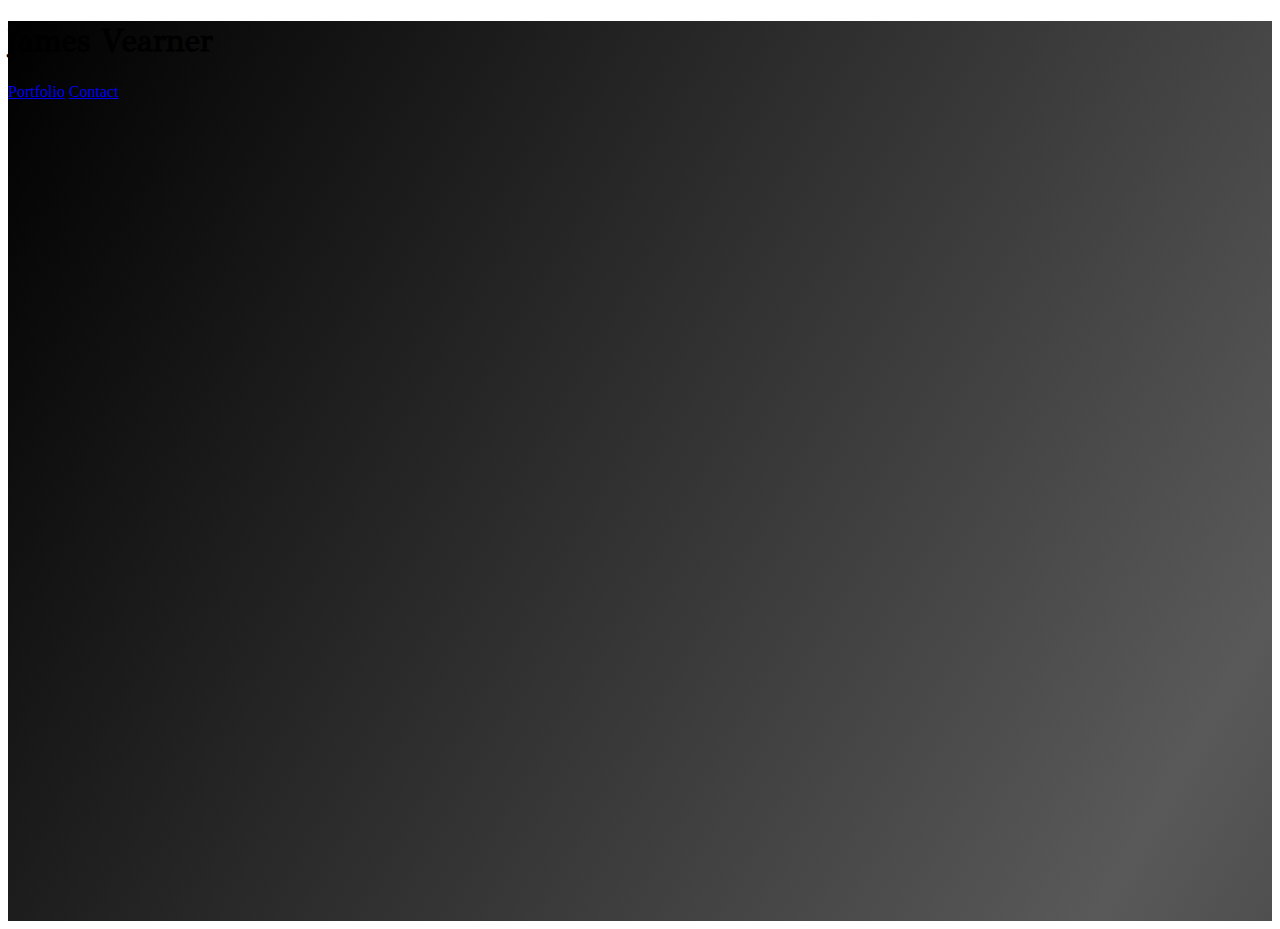
<file: index.html>
<!DOCTYPE html>
<html lang="en">

<head>
  <meta charset="UTF-8">
  <meta name="viewport" content="width=device-width, initial-scale=1.0">
  <title>james.com</title>
  <link rel="stylesheet" href="https://cdn.jsdelivr.net/npm/bootstrap@5.3.1/dist/css/bootstrap.min.css" 
    integrity="sha384-4bw+/aepP/YC94hEpVNVgiZdgIC5+VKNBQNGCHeKRQN+PtmoHDEXuppvnDJzQIu9" crossorigin="anonymous">
  <link rel="stylesheet" href="./assets/CSS/styles.css">
  <link rel="preconnect" href="https://fonts.googleapis.com">
  <link rel="preconnect" href="https://fonts.gstatic.com" crossorigin>
  <link href="https://fonts.googleapis.com/css2?family=GFS+Didot&family=Libre+Baskerville&display=swap" rel="stylesheet">
</head>

<body>
      
<!-- First Page: Intro -->

<section id="title" class="gradient-background">
    <div class="text-secondary px-4 py-5 text-center">
        <div class="text-secondary px-4 py-5 text-center">
            <div class="py-5"></div>
        </div>
        <div class="py-5">
            <h1 class="display-5 fw-bold text-white" style="font-family: 'GFS Didot', serif">James Vearner</h1>
            <div class="col-lg-6 mx-auto">
                <p class="fs-5 mb-4"></p>
                <div class="d-grid gap-2 d-sm-flex justify-content-sm-center">
                    <a class="btn btn-outline-light btn-lg px-4" href="./public/portfolio.html" role="button">Portfolio</a>
                    <a class="btn btn-success btn-lg px-4 me-sm-3 fw-bold" href="./public/contact.html" role="button">Contact</a>
                </div>
            </div>
        </div>
    </div>
</section>
<!-- Second Page: ../public/resume.html -->

<!-- Third Page: ../public/portfolio.html -->

<!-- Fourth Page: ../public/about.html -->

<!-- Fifth Page: ../public/contact.html -->

<!-- Footer? -->

<script src="https://cdn.jsdelivr.net/npm/bootstrap@5.3.1/dist/js/bootstrap.bundle.min.js" integrity="sha384-HwwvtgBNo3bZJJLYd8oVXjrBZt8cqVSpeBNS5n7C8IVInixGAoxmnlMuBnhbgrkm" crossorigin="anonymous"></script>

</body>

</html>
</file>
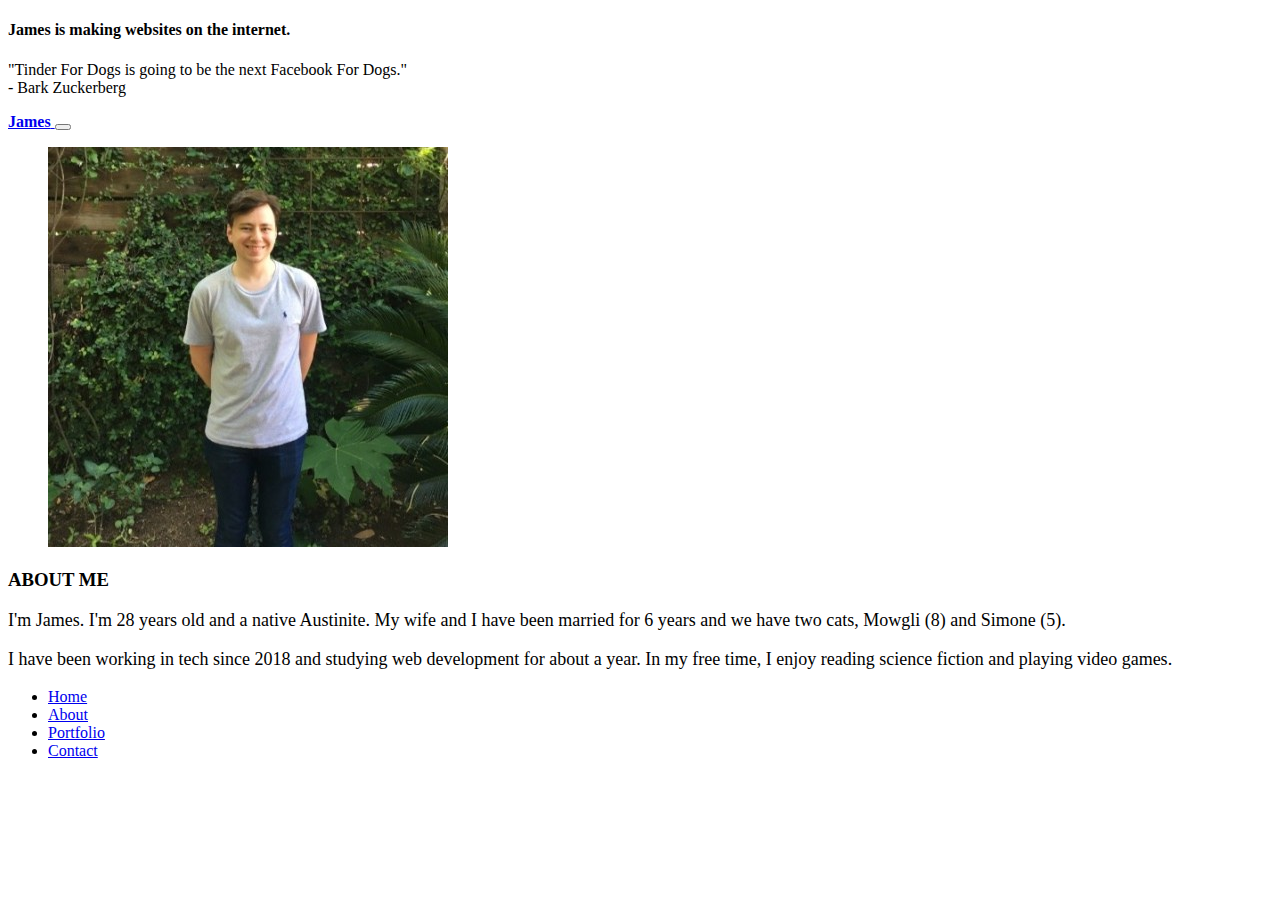
<file: public/about.html>
<!DOCTYPE html>
<html lang="en" data-bs-theme="dark">
<head>
    <meta charset="UTF-8">
    <meta name="viewport" content="width=device-width, initial-scale=1.0">
    <title>Your Page Title</title>
    <meta name="description" content="A brief description of your webpage">
    <link href="https://cdn.jsdelivr.net/npm/bootstrap@5.3.1/dist/css/bootstrap.min.css" rel="stylesheet" integrity="sha384-4bw+/aepP/YC94hEpVNVgiZdgIC5+VKNBQNGCHeKRQN+PtmoHDEXuppvnDJzQIu9" crossorigin="anonymous">

</head>
<body>

<header data-bs-theme="dark">
  <div class="text-bg-dark collapse" id="navbarHeader">
      <div class="container">
      <div class="row">
          <div class="col-sm-8 col-md-11 py-4">
          <h4>James is making websites on the internet.</h4>
          <p class="text-body-secondary" style="font-family: 'Playfair Display', serif;">"Tinder For Dogs is going to be the next Facebook For Dogs." <br> - Bark Zuckerberg</p>
          </div>
      </div>
    </div>
  </div>
  <div class="navbar navbar-dark bg-dark shadow-sm">
      <div class="container">
      <a href="../index.html" class="navbar-brand d-flex align-items-left">
          <strong>James</strong>
      </a>
      <button class="navbar-toggler collapsed" type="button" data-bs-toggle="collapse" data-bs-target="#navbarHeader" aria-controls="navbarHeader" aria-expanded="false" aria-label="Toggle navigation">
          <span class="navbar-toggler-icon"></span>
        </button>
      </div>
  </div>
</header>
  
<section id="about-section" class="pt-5 pb-5 mb-5">
  <div class="container wrapabout">
    <div class="red"></div>
    <div class="row">
      <div class="col-lg-6 mt-5 mt-lg-0"> 
        <figure class="potoaboutwrap"> <img src="../assets/images/resume_pic.jpg" alt="James Resume Photo"> </figure>
      </div>
      <div class="col-lg-6 align-items-center justify-content-left d-flex mb-5 mb-lg-0">
        <div class="blockabout">
          <div class="blockabout-inner text-center text-sm-start">
            <div class="title-big pb-3 mb-3">
              <h3 >ABOUT ME</h3>
              <p class="description-p text-muted pe-0 pe-lg-0" style="font-size: large; font-family: 'Playfair Display', serif;">I'm James. I'm 28 years old and a native Austinite. My wife and I have been married for 6 years and we have two cats, Mowgli (8) and Simone (5).</p>
              <p class="description-p text-muted pe-0 pe-lg-0" style="font-size: large; font-family: 'Playfair Display', serif;">I have been working in tech since 2018 and studying web development for about a year. In my free time, I enjoy reading science fiction and playing video games.</p>
            </div>
          </div>
        </div>
      </div>
    </div>
  </div> 
</section>

<footer class="py-3 my-4">
  <div>
    <ul class="nav justify-content-center">
      <li class="nav-item"><a href="../index.html" class="nav-link px-2 text-body-secondary">Home</a></li>
      <li class="nav-item"><a href="./about.html" class="nav-link px-2 text-body-secondary">About</a></li>
      <li class="nav-item"><a href="./portfolio.html" class="nav-link px-2 text-body-secondary">Portfolio</a></li>
      <li class="nav-item"><a href="./contact.html" class="nav-link px-2 text-body-secondary">Contact</a></li>
    </ul>
  </div>
</footer>

<script src="https://cdn.jsdelivr.net/npm/bootstrap@5.3.1/dist/js/bootstrap.bundle.min.js" integrity="sha384-HwwvtgBNo3bZJJLYd8oVXjrBZt8cqVSpeBNS5n7C8IVInixGAoxmnlMuBnhbgrkm" crossorigin="anonymous"></script>

</body>
</html>
</file>
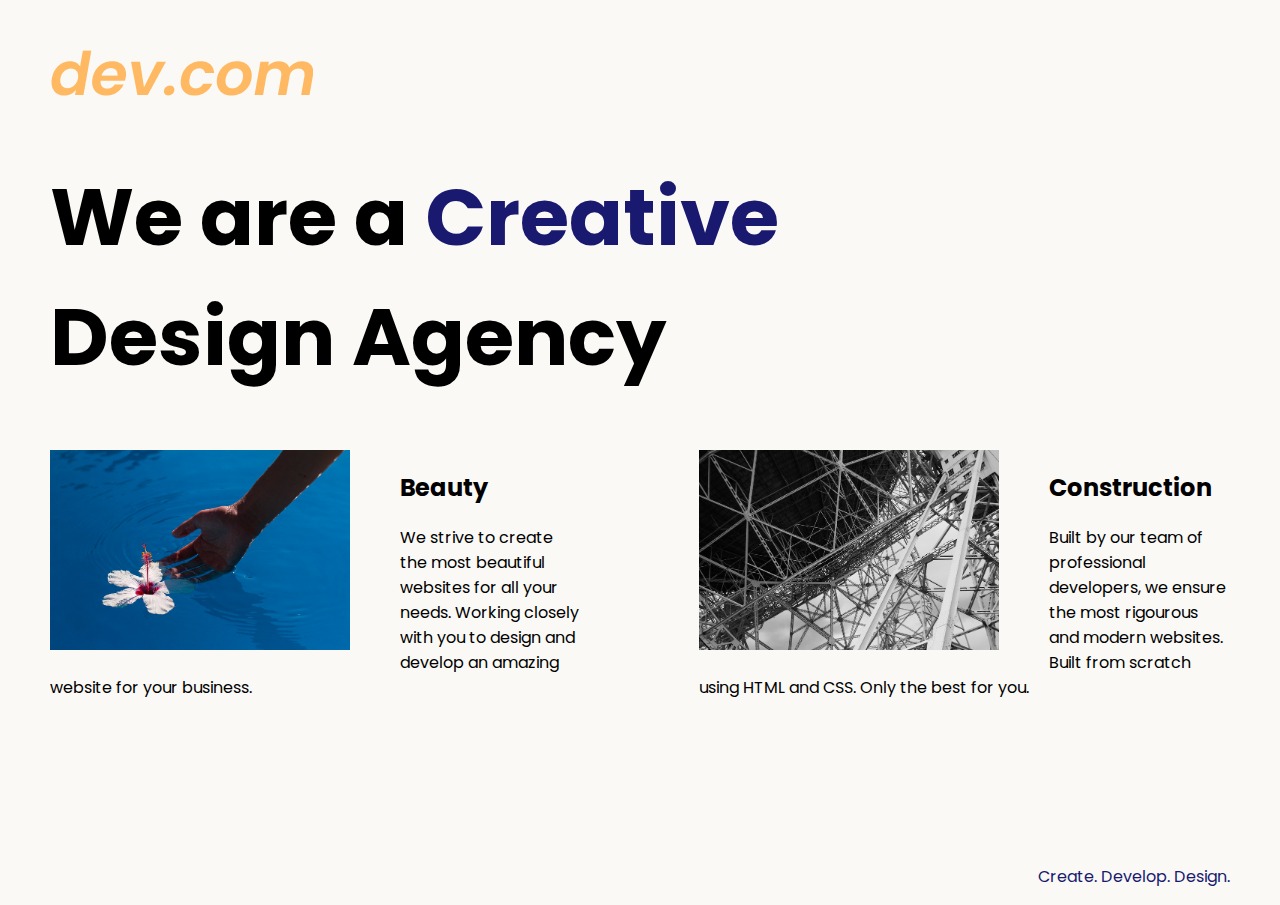
<file: public/agency_project.html>
<!DOCTYPE html>
<html lang="en">

<head>
  <meta charset="UTF-8">
  <meta name="viewport" content="width=device-width, initial-scale=1.0">
  <title>Agency</title>
  <link rel="stylesheet" href="../assets/CSS/agency_project.css">
  <link rel="preconnect" href="https://fonts.googleapis.com">
  <link rel="preconnect" href="https://fonts.gstatic.com" crossorigin>
  <link href="https://fonts.googleapis.com/css2?family=Poppins:wght@400;700&display=swap" rel="stylesheet">
</head>

<body>
    <div class="main">
        <img class="logo" src="../assets/images/logo.png" alt="Company Logo">
        <h1>We are a <span class="creative"> Creative</span> <br \> Design Agency</h1>
        <div class="left card"><img class="title-image" src="../assets/images/beautiful.jpg" alt="Hand and flower in water.">
            <h2 class="card-title">Beauty</h2>
            <p class="card-text">We strive to create the most beautiful websites for all your needs. Working closely with you to design and develop an amazing website for your business.</p>
        </div>

        <div class="right card"><img class="title-image" src="../assets/images/construction.jpg">
            <h2 class="card-title">Construction</h2>
            <p>Built by our team of professional developers, we ensure the most rigourous and modern websites. Built from
                scratch using HTML and CSS. Only the best for you.</p>
        </div>

    </div>
    <footer>
        <p>Create. Develop. Design.</p>
    </footer>
</body>

</html>
</file>
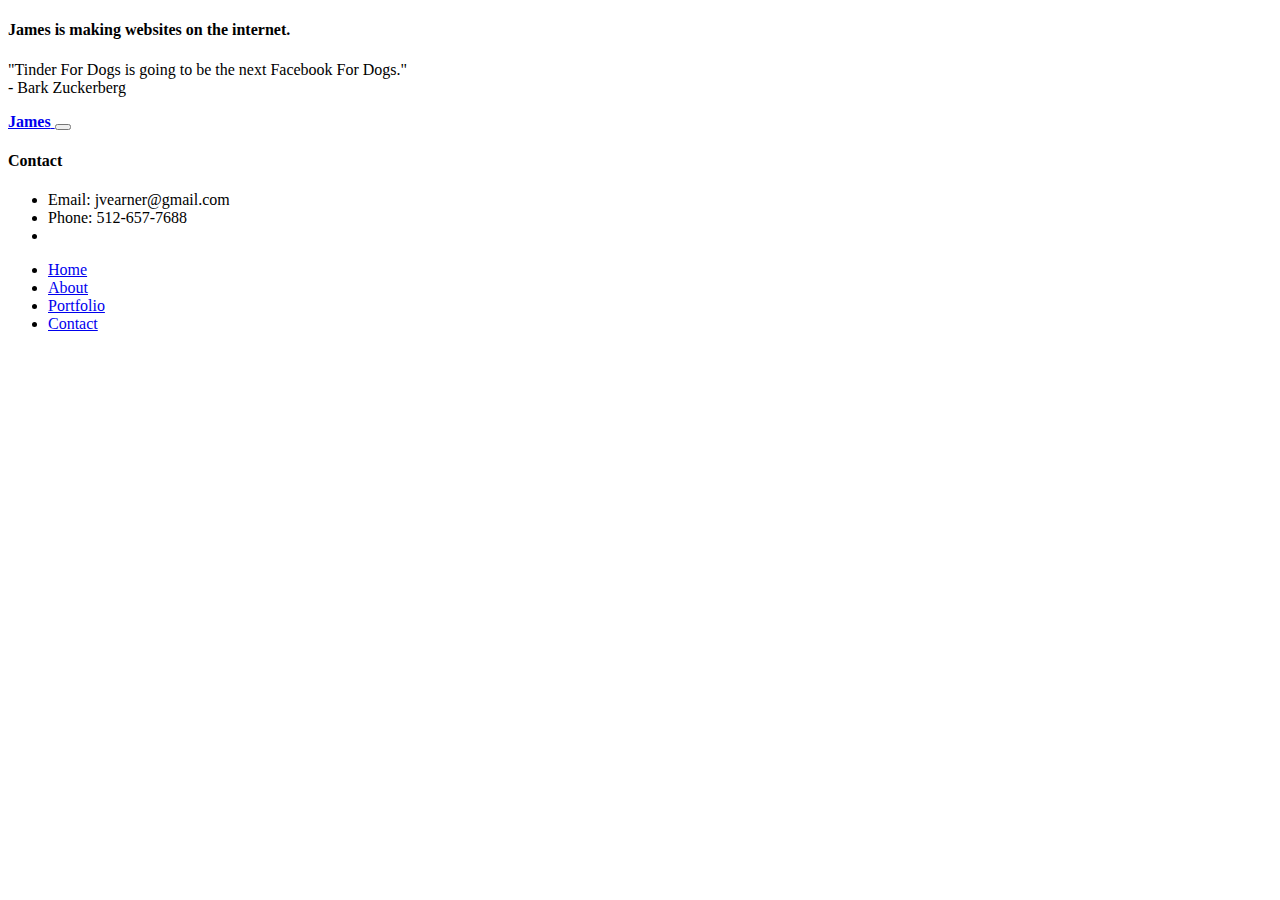
<file: public/contact.html>
<!DOCTYPE html>
<html lang="en" data-bs-theme="dark">
<head>
    <meta charset="UTF-8">
    <meta name="viewport" content="width=device-width, initial-scale=1.0">
    <title>Your Page Title</title>
    <meta name="description" content="A brief description of your webpage">
    <link href="https://cdn.jsdelivr.net/npm/bootstrap@5.3.1/dist/css/bootstrap.min.css" rel="stylesheet" integrity="sha384-4bw+/aepP/YC94hEpVNVgiZdgIC5+VKNBQNGCHeKRQN+PtmoHDEXuppvnDJzQIu9" crossorigin="anonymous">

</head>

<body>

<header data-bs-theme="dark">
  <div class="text-bg-dark collapse" id="navbarHeader">
      <div class="container">
      <div class="row">
          <div class="col-sm-8 col-md-11 py-4">
          <h4>James is making websites on the internet.</h4>
          <p class="text-body-secondary" style="font-family: 'Playfair Display', serif;">"Tinder For Dogs is going to be the next Facebook For Dogs." <br> - Bark Zuckerberg</p>
          </div>
      </div>
    </div>
  </div>
  <div class="navbar navbar-dark bg-dark shadow-sm">
      <div class="container">
      <a href="../index.html" class="navbar-brand d-flex align-items-left">
          <strong>James</strong>
      </a>
      <button class="navbar-toggler collapsed" type="button" data-bs-toggle="collapse" data-bs-target="#navbarHeader" aria-controls="navbarHeader" aria-expanded="false" aria-label="Toggle navigation">
          <span class="navbar-toggler-icon"></span>
        </button>
      </div>
  </div>
</header>
  
<div class="col-sm-4 offset-md-1 py-4">
  <h4>Contact</h4>
  <ul class="list-unstyled">
      <li>Email: jvearner@gmail.com</li>
      <li>Phone: 512-657-7688</li>
      <li><a href="https://www.linkedin.com/in/james-vearner-96933013a/" style="color: white;">Connect On LinkedIn</a></li>
  </ul>
</div>

<div class="col-sm-4 offset-md-1 py-4"></div>
<div class="col-sm-4 offset-md-1 py-4"></div>
<div class="col-sm-4 offset-md-1 py-4"></div>
<div class="col-sm-4 offset-md-1 py-4"></div>
<div class="col-sm-4 offset-md-1 py-4"></div>
<div class="col-sm-4 offset-md-1 py-4"></div>
<div class="col-sm-4 offset-md-1 py-4"></div>
<div class="col-sm-4 offset-md-1 py-4"></div>

<div class="container">
  <footer class="py-3 my-4">
    <ul class="nav justify-content-center">
      <li class="nav-item"><a href="../index.html" class="nav-link px-2 text-body-secondary">Home</a></li>
      <li class="nav-item"><a href="./about.html" class="nav-link px-2 text-body-secondary">About</a></li>
      <li class="nav-item"><a href="./portfolio.html" class="nav-link px-2 text-body-secondary">Portfolio</a></li>
      <li class="nav-item"><a href="./contact.html" class="nav-link px-2 text-body-secondary">Contact</a></li>
    </ul>
  </footer>
</div>

<script src="https://cdn.jsdelivr.net/npm/bootstrap@5.3.1/dist/js/bootstrap.bundle.min.js" integrity="sha384-HwwvtgBNo3bZJJLYd8oVXjrBZt8cqVSpeBNS5n7C8IVInixGAoxmnlMuBnhbgrkm" crossorigin="anonymous"></script>

</body>
</html>
</file>
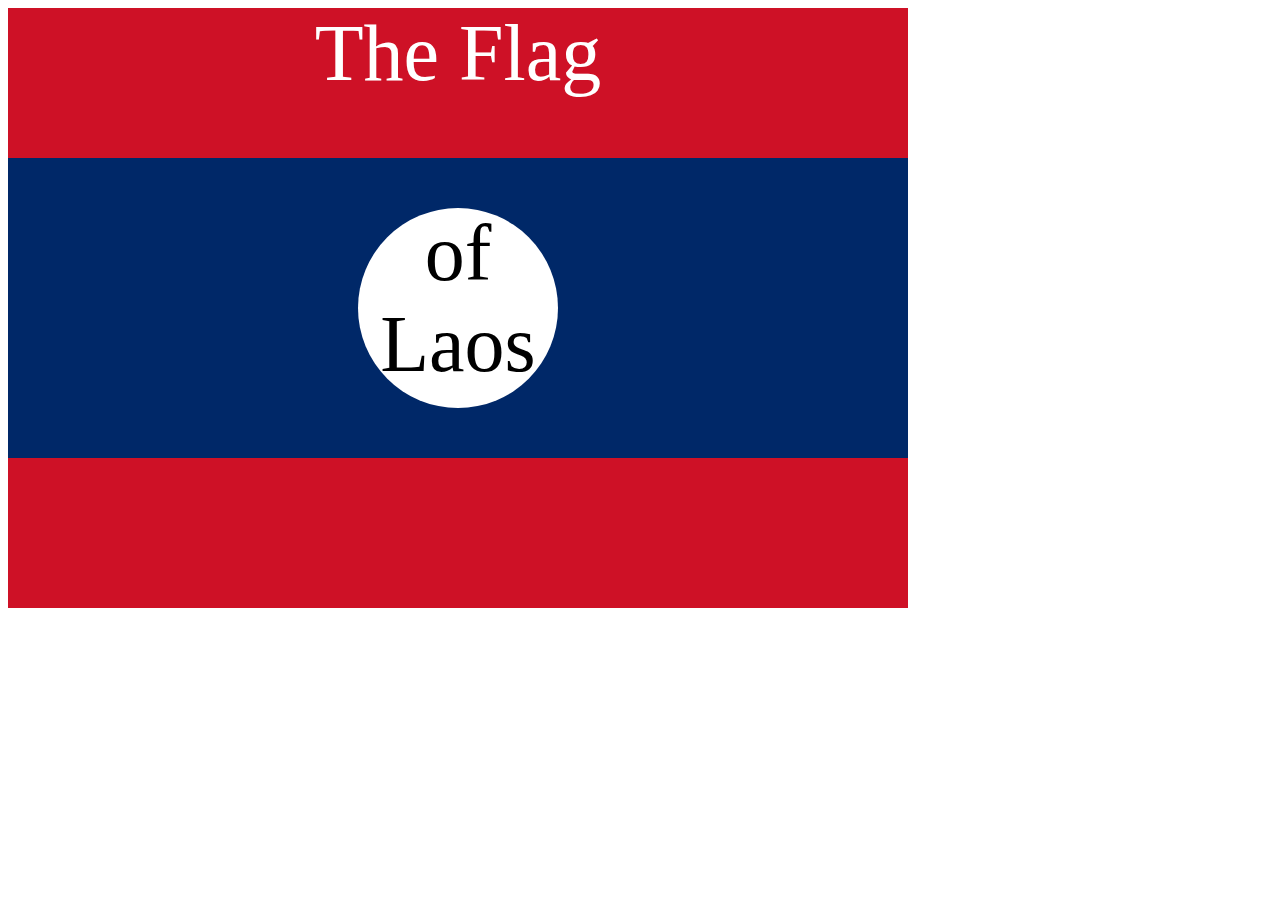
<file: public/flag_of_laos.html>
<!DOCTYPE html>
<html lang="en">

<head>
  <meta charset="UTF-8">
  <title>CSS Flag Project</title>
  <style>
    /* red rectangle  */
    .flag {
      width: 900px;
      height: 600px;
      background: #CE1126;
      position: relative;
    }
    /* blue rectangle */
    .flag > div {
      width: 100%;
      height: 300px;
      background-color: #002868;
      position: absolute;
      top: 150px;
    }
    /* white circle  */
    .flag > div > div {
      width: 200px;
      height: 200px;
      border-radius: 50%;
      background-color: white;
      position: absolute;
      top: 50px;
      left: 350px;
    }
    p {
      margin: 0;
      font-size: 5rem;
      text-align: center;
      color: white;
    }
    .flag > div > div > p {
      color: black;
    }

  </style>
</head>
    
<body>
    <div class="flag">
      <p>The Flag</p>
      <div>
        <div>
            <p>of Laos</p>
        </div>
      </div>
    </div>
</body>

</html>
</file>
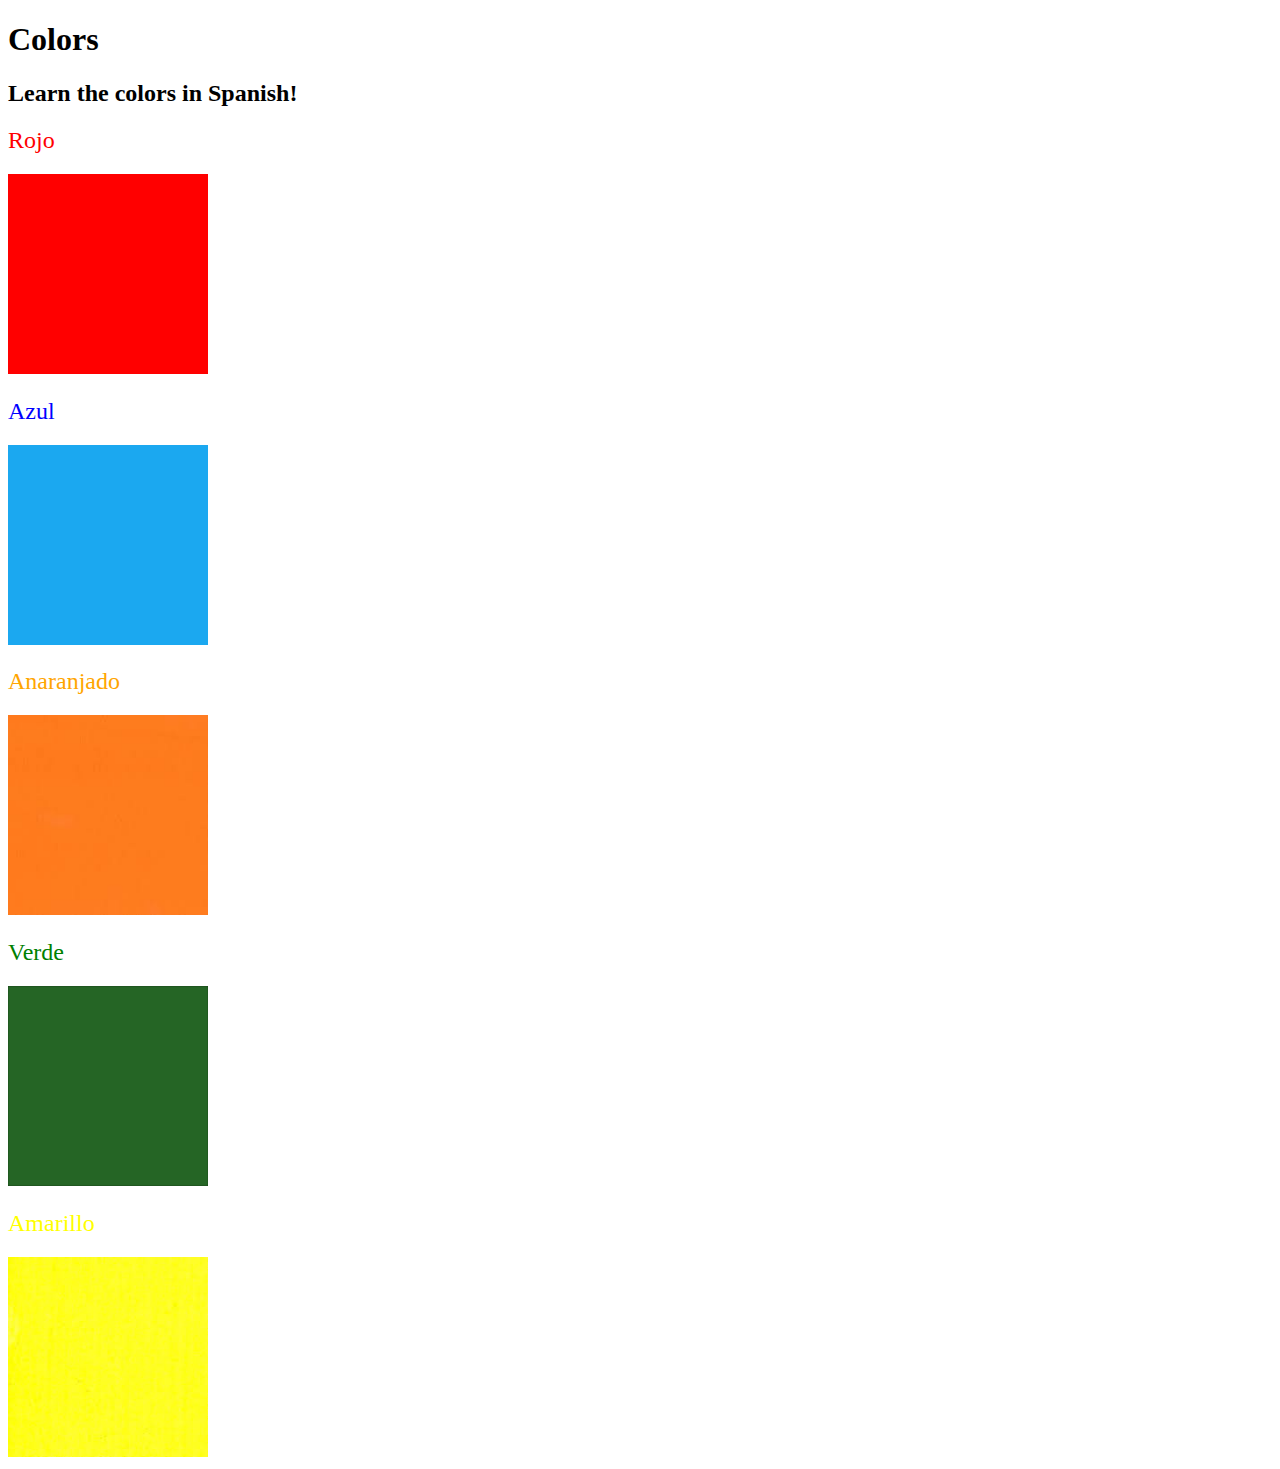
<file: public/learn_colors.html>
<!DOCTYPE html>
<html lang="en">

<head>
  <meta charset="UTF-8">
  <title>Spanish Vocabulary</title>
  <link rel="stylesheet" href="../assets/CSS/learn_colors.css" />
</head>

<body>
  <h1>Colors</h1>
  <h2>Learn the colors in Spanish!</h2>
  <h2 class="color-title" id="red">Rojo</h2>
  <img class="color" src="../assets/images/red.png" alt="red" />

  <h2 class="color-title" id="blue">Azul</h2>
  <img src="../assets/images/blue.png" alt="blue" />

  <h2 class="color-title" id="orange">Anaranjado</h2>
  <img src="../assets/images/orange.png" alt="orange" />

  <h2 class="color-title" id="green">Verde</h2>
  <img src="../assets/images/green.png" alt="green" />

  <h2 class="color-title" id="yellow">Amarillo</h2>
  <img src="../assets/images/yellow.png" alt="yellow" />
</body>

</html>
</file>
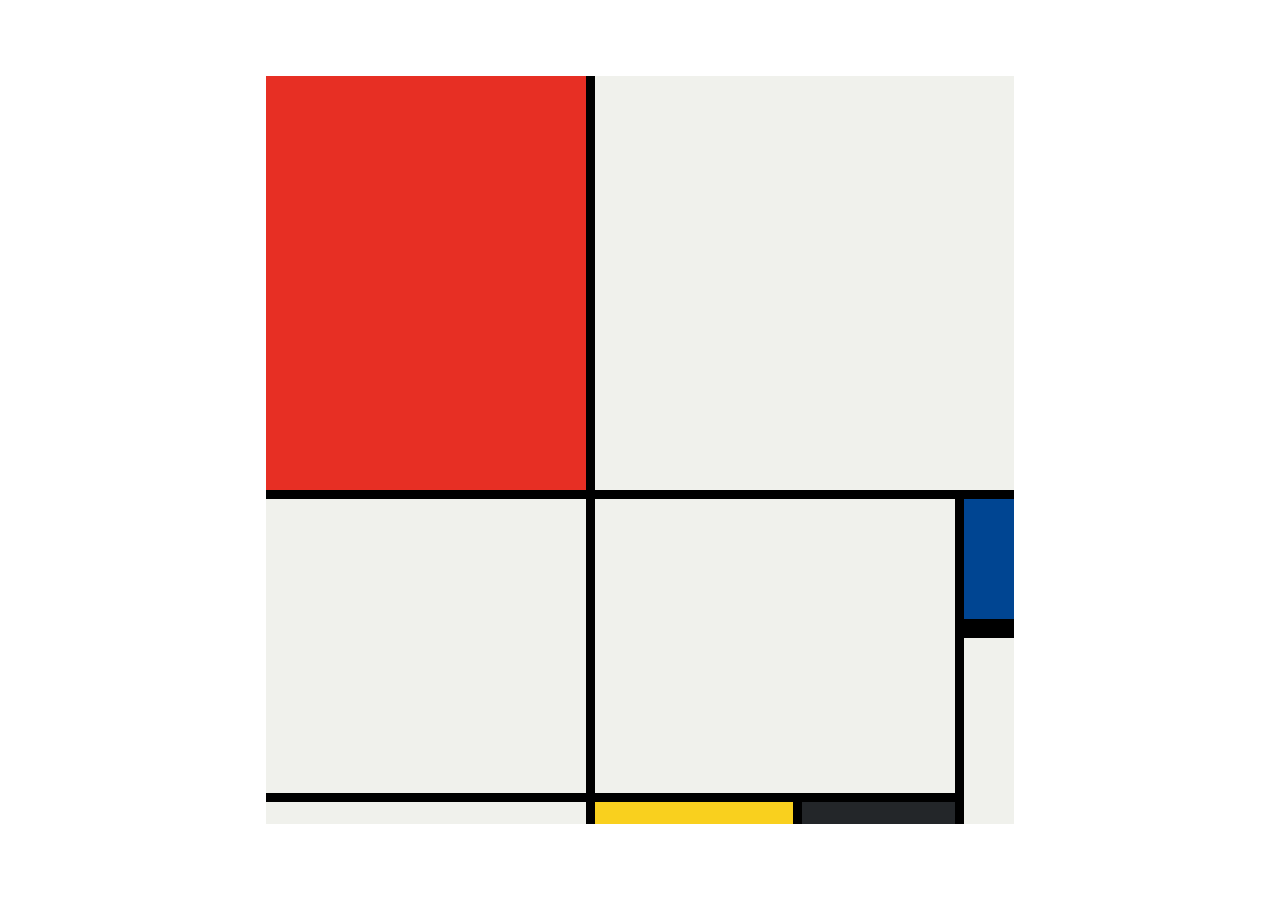
<file: public/mondrian_grid.html>
<!DOCTYPE html>
<html lang="en">

<head>
  <meta charset="UTF-8">
  <meta name="viewport" content="width=device-width, initial-scale=1.0">
  <title>Mondrian Project</title>
  <style>

    body {
      display: flex;
      justify-content: center;
      align-items: center;
      height: 100vh;
      margin: 0;
      padding: 0;
    }

    .container {
      height: 748px;
      width: 748px;
      display: grid;
      background-color: #000;
      grid-template-columns: 320px 198px 153px 50px;
      grid-template-rows: 414px 130px 155px 22px;
      gap: 9px;
    }

    .item {
      background-color: #F0F1EC;
    }

    .red {
      background-color: #E72F24;
    }

    .white1 {
      grid-column: span 3;
    }

    .white2 {
      grid-row: span 2;
    }

    .white3 {
      grid-area: 2 / 2 / 4 /4
    }

    .blue {
      background-color: #004592;
      border-bottom: 10px solid #000;
    }

    .white4 {
      grid-row: span 2;
    }

    .yellow {
      background-color: #F9D01E;
    }

    .black {
      background-color: #232629;
    }
  
    img {
      padding: 20px;
    }
  </style>
</head>

<body>
  <div class="container">
    <div class="item red"></div>
    <div class="item white1"></div>
    <div class="item white2"></div>
    <div class="item white3"></div>
    <div class="item blue"></div>
    <div class="item white4"></div>
    <div class="item"></div>
    <div class="item yellow"></div>
    <div class="item black"></div>
  </div>
</body>

</html>
</file>
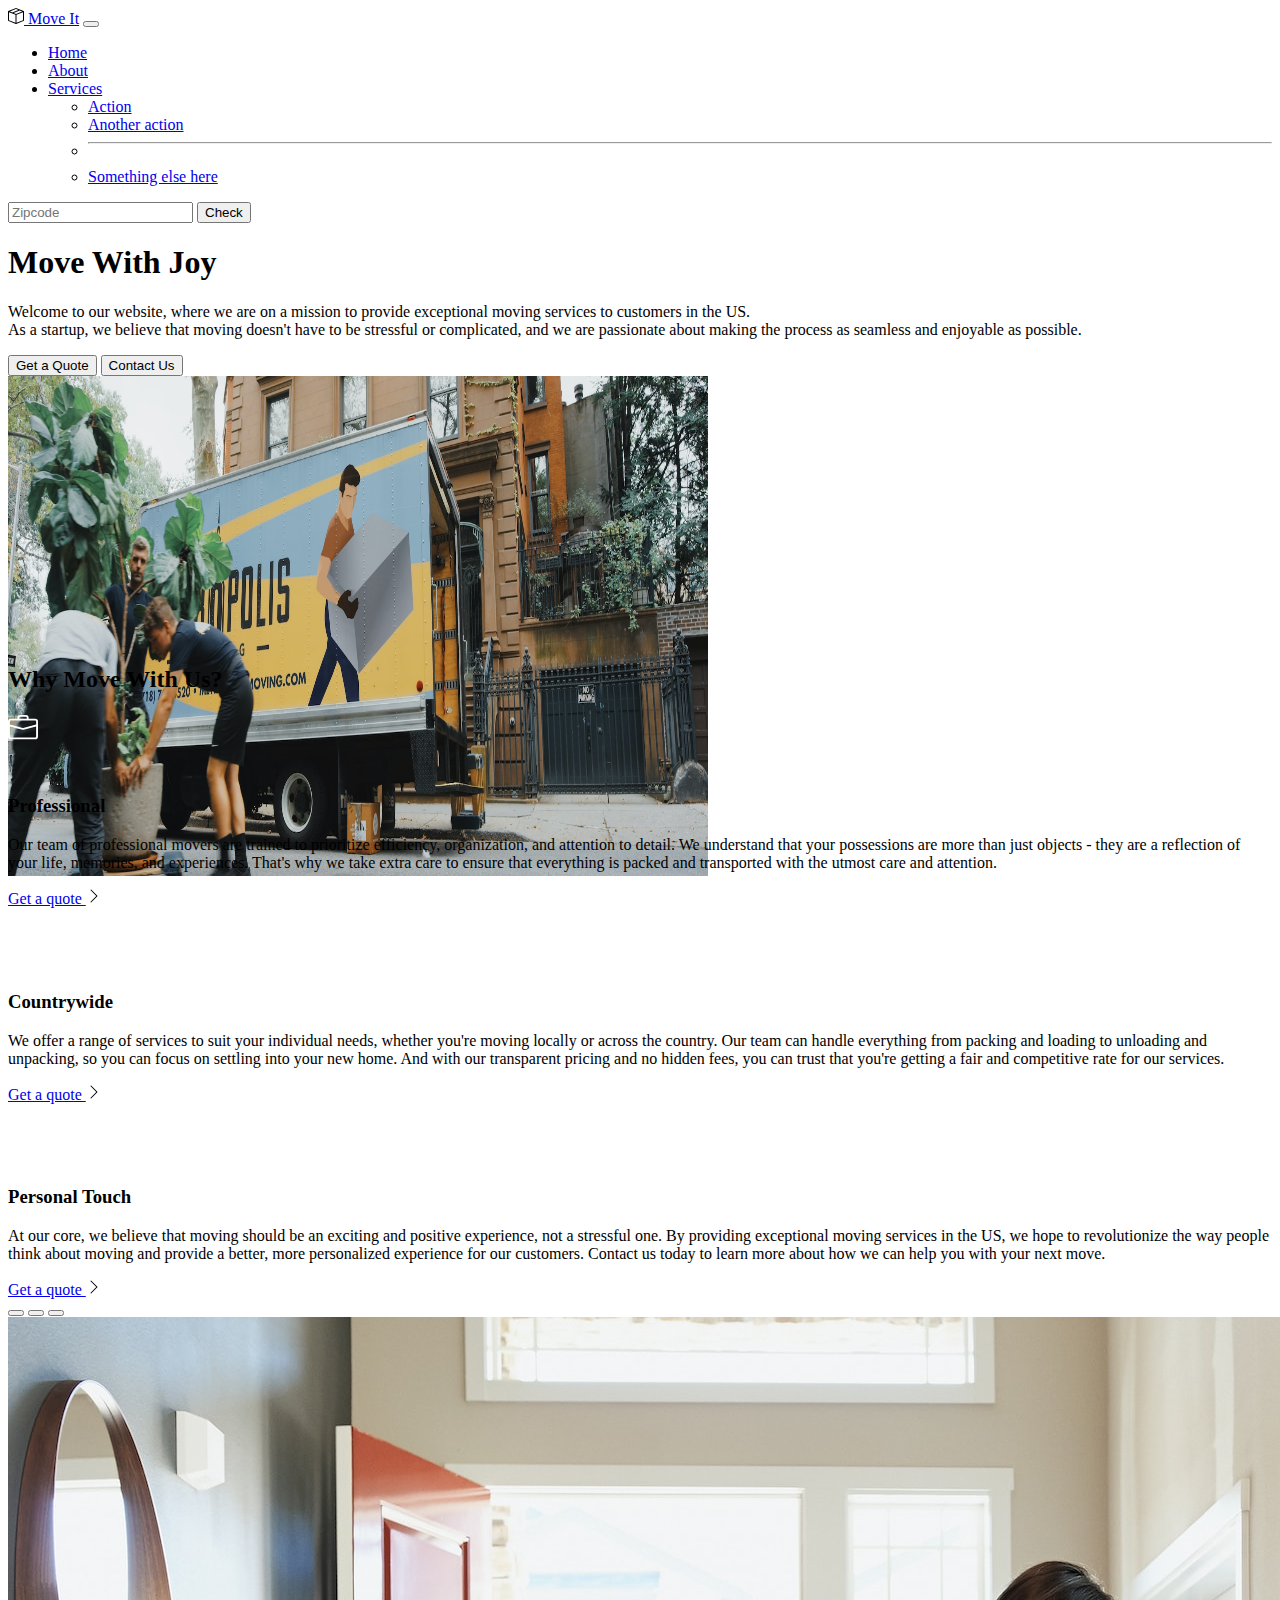
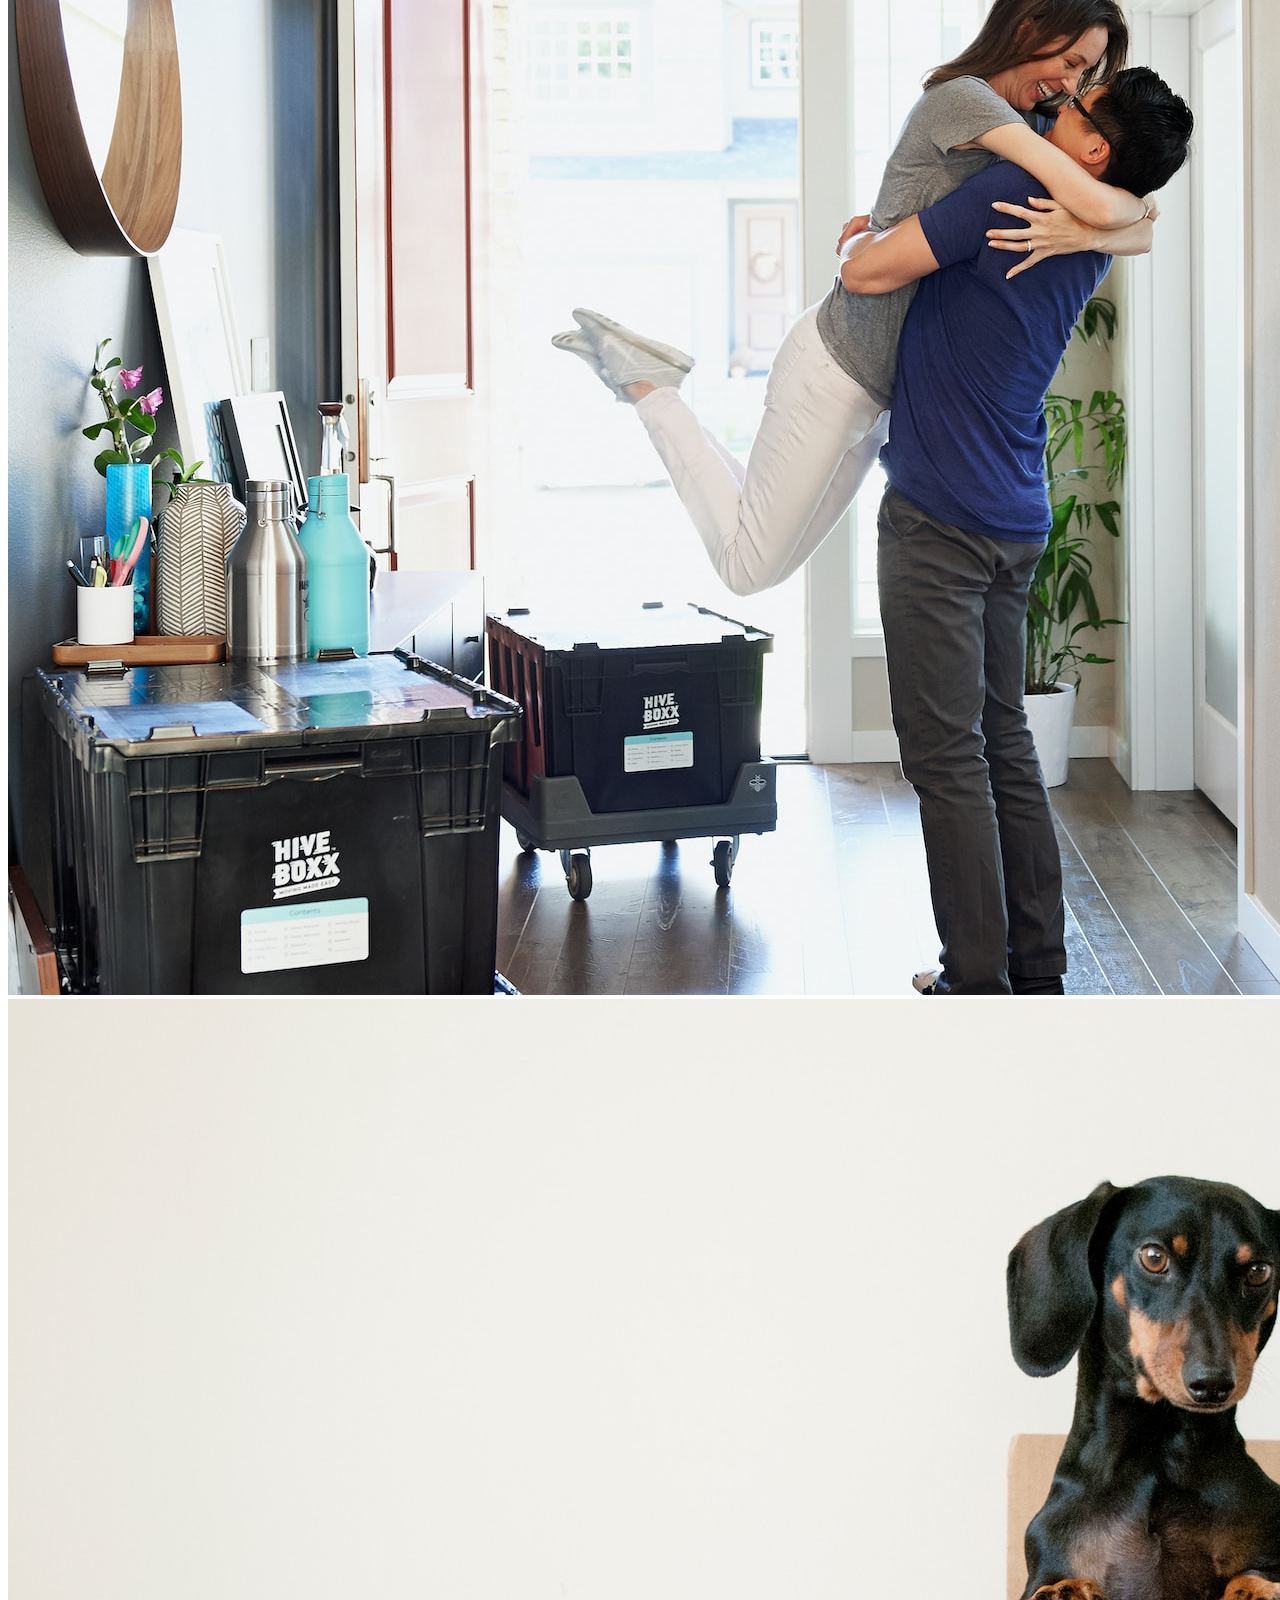
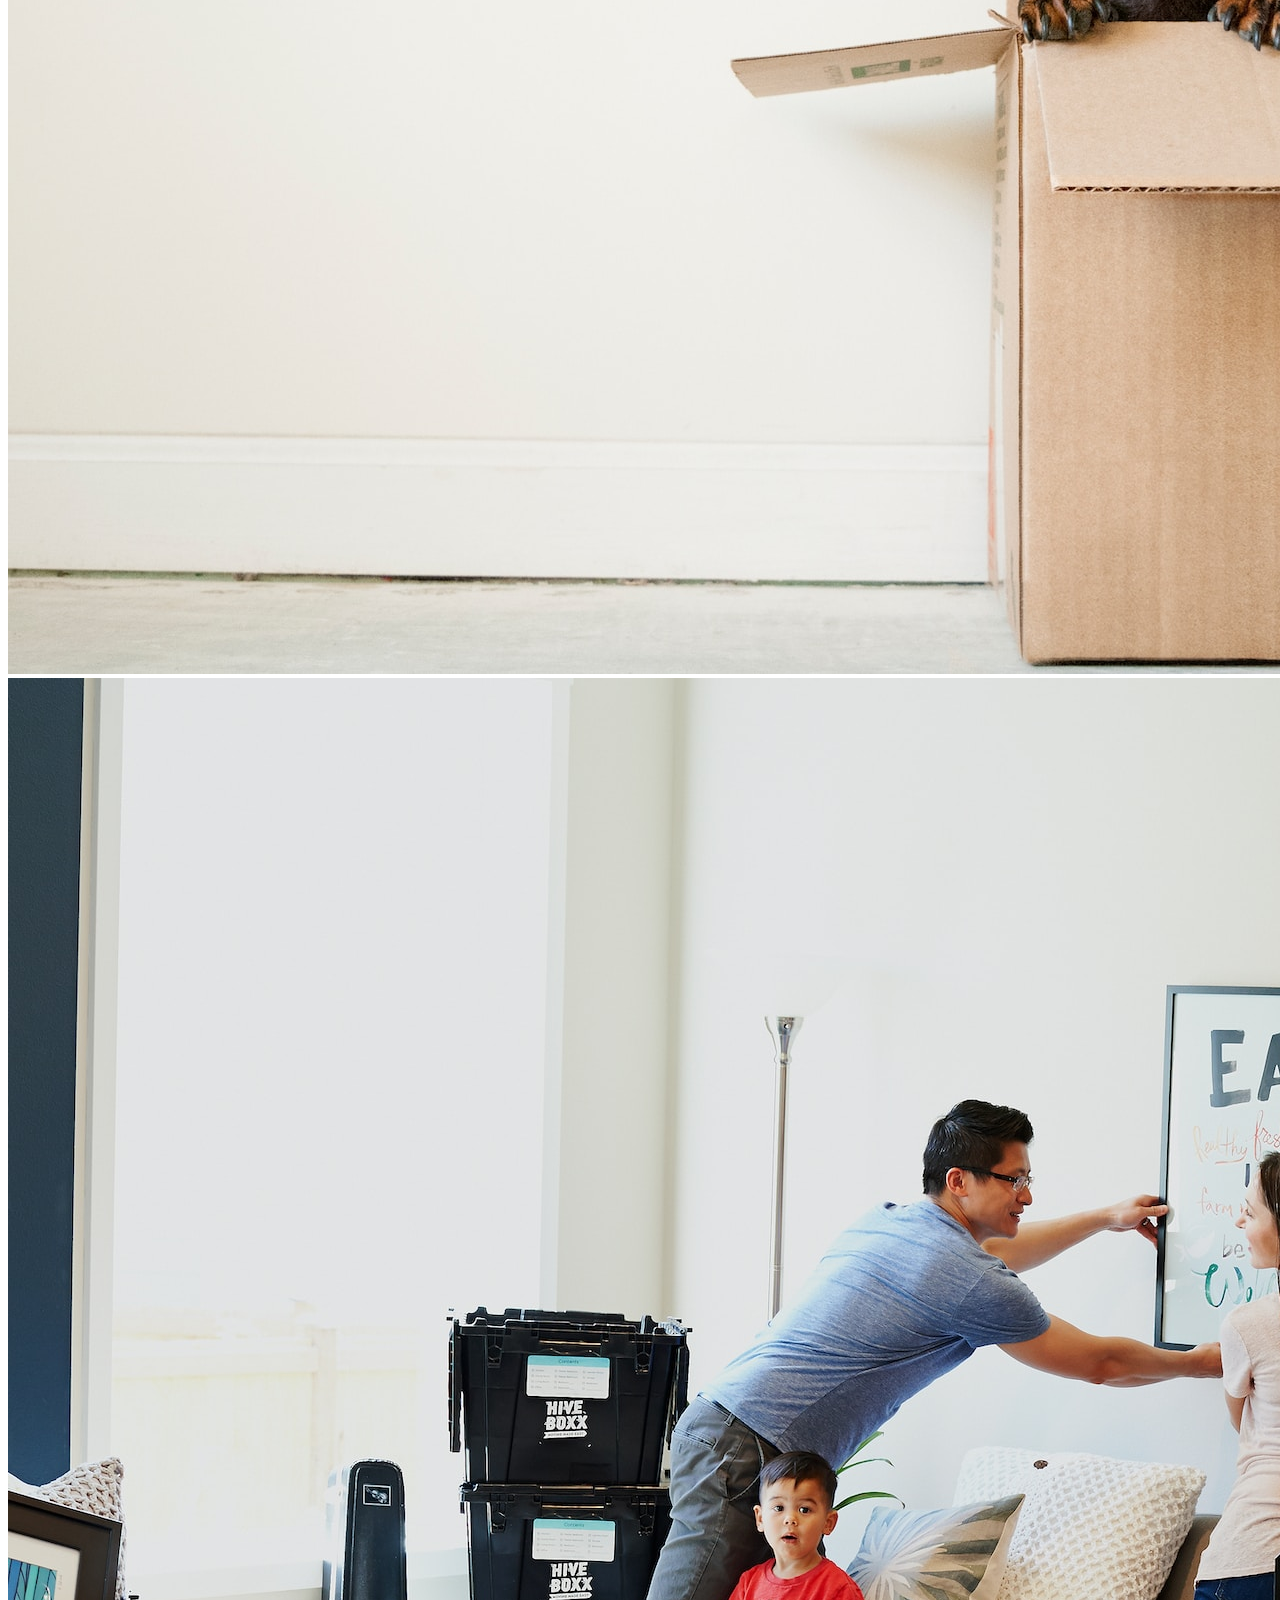
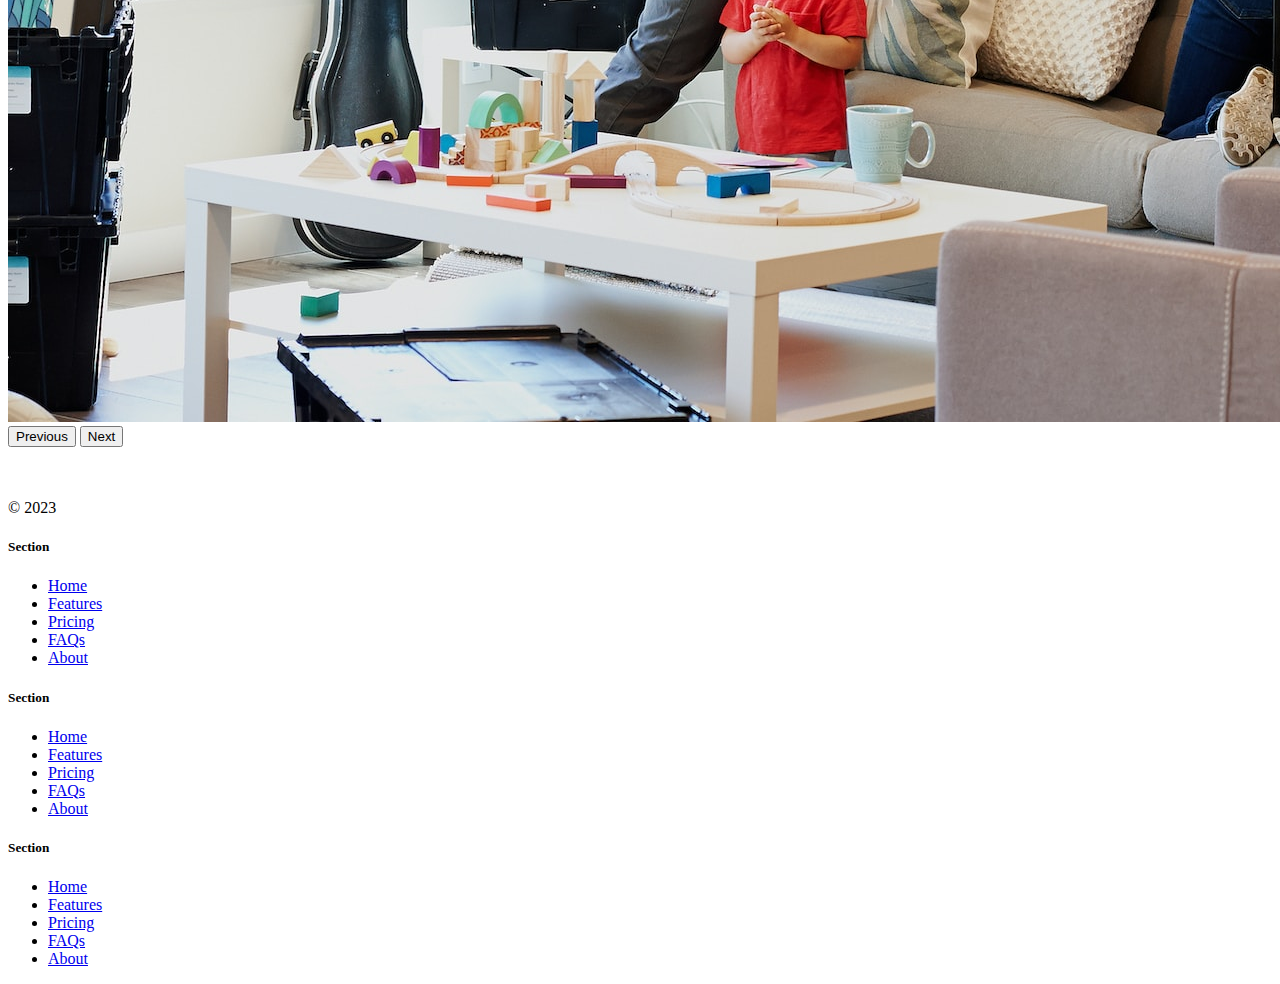
<file: public/moveit_site.html>
<!DOCTYPE html>
<html lang="en" data-bs-theme="auto">

<head>
    <meta charset="UTF-8">
    <meta name="viewport" content="width=device-width, initial-scale=1.0">
    <title>Bootstrap Components</title>
    <link href="https://cdn.jsdelivr.net/npm/bootstrap@5.3.0-alpha2/dist/css/bootstrap.min.css" rel="stylesheet"
    integrity="sha384-aFq/bzH65dt+w6FI2ooMVUpc+21e0SRygnTpmBvdBgSdnuTN7QbdgL+OapgHtvPp" crossorigin="anonymous">
    <style>

    .feature-icon {
        width: 4rem;
        height: 4rem;
        border-radius: 0.75rem;
    }

    </style>
</head>

<body>

    <nav class="navbar navbar-expand-lg bg-body-tertiary">
        <div class="container-fluid">
          <a class="navbar-brand" href="#"><img src="../assets/SVG/box-seam.svg" alt="MoveIt Brand Icon"> Move It</a>
          <button class="navbar-toggler" type="button" data-bs-toggle="collapse" data-bs-target="#navbarSupportedContent" aria-controls="navbarSupportedContent" aria-expanded="false" aria-label="Toggle navigation">
            <span class="navbar-toggler-icon"></span>
          </button>
          <div class="collapse navbar-collapse" id="navbarSupportedContent">
            <ul class="navbar-nav me-auto mb-2 mb-lg-0">
              <li class="nav-item">
                <a class="nav-link active" aria-current="page" href="#">Home</a>
              </li>
              <li class="nav-item">
                <a class="nav-link" href="#">About</a>
              </li>
              <li class="nav-item dropdown">
                <a class="nav-link dropdown-toggle" href="#" role="button" data-bs-toggle="dropdown" aria-expanded="false">
                  Services
                </a>
                <ul class="dropdown-menu">
                  <li><a class="dropdown-item" href="#">Action</a></li>
                  <li><a class="dropdown-item" href="#">Another action</a></li>
                  <li><hr class="dropdown-divider"></li>
                  <li><a class="dropdown-item" href="#">Something else here</a></li>
                </ul>
              </li>
            </ul>
            <form class="d-flex" role="search">
              <input class="form-control me-2" type="search" placeholder="Zipcode" aria-label="Search">
              <button class="btn btn-outline-success" type="submit">Check</button>
            </form>
          </div>
        </div>
    </nav>

    <div class="px-4 pt-5 my-5 text-center border-bottom">
        <h1 class="display-4 fw-bold text-body-emphasis">Move With Joy</h1>
        <div class="col-lg-6 mx-auto">
            <p class="lead mb-4">Welcome to our website, where we are on a mission to provide exceptional moving services to customers in the US. <br /> As a startup, we believe that moving doesn't have to be stressful or complicated, and we are passionate about making the process as seamless and enjoyable as possible.</p>
          <div class="d-grid gap-2 d-sm-flex justify-content-sm-center mb-5">
            <button type="button" class="btn btn-primary btn-lg px-4 me-sm-3">Get a Quote</button>
            <button type="button" class="btn btn-outline-secondary btn-lg px-4">Contact Us</button>
          </div>
        </div>
        <div class="overflow-hidden" style="max-height: 30vh;">
          <div class="container px-5">
            <img src="../assets/images/moving_van.jpg" class="img-fluid border rounded-3 shadow-lg mb-4" alt="Moving van" width="700" height="500" loading="lazy">
          </div>
        </div>
    </div>

    <div class="container px-4 py-5" id="featured-3">
        <h2 class="pb-2 border-bottom">Why Move With Us?</h2>
        <div class="row g-4 py-5 row-cols-1 row-cols-lg-3">
          <div class="feature col">
            <div class="feature-icon d-inline-flex align-items-center justify-content-center text-bg-primary bg-gradient fs-2 mb-3">
              <img src="../assets/SVG/briefcase.svg" alt="Briefcase" height="30">
            </div>
            <h3 class="fs-2 text-body-emphasis">Professional</h3>
            <p>Our team of professional movers are trained to prioritize efficiency, organization, and attention to detail. We understand that your possessions are more than just objects - they are a reflection of your life, memories, and experiences. That's why we take extra care to ensure that everything is packed and transported with the utmost care and attention.</p>
            <a href="#" class="icon-link">
              Get a quote
              <img src="../assets/SVG/chevron-right.svg" alt="Right chevron">
            </a>
          </div>
          <div class="feature col">
            <div class="feature-icon d-inline-flex align-items-center justify-content-center text-bg-primary bg-gradient fs-2 mb-3">
              <img src="../assets/SVG/bus-front.svg" alt="Bus front" height="30">
            </div>
            <h3 class="fs-2 text-body-emphasis">Countrywide</h3>
            <p>We offer a range of services to suit your individual needs, whether you're moving locally or across the country. Our team can handle everything from packing and loading to unloading and unpacking, so you can focus on settling into your new home. And with our transparent pricing and no hidden fees, you can trust that you're getting a fair and competitive rate for our services.</p>
            <a href="#" class="icon-link">
              Get a quote
              <img src="../assets/SVG/chevron-right.svg" alt="Right chevron">
            </a>
          </div>
          <div class="feature col">
            <div class="feature-icon d-inline-flex align-items-center justify-content-center text-bg-primary bg-gradient fs-2 mb-3">
              <img src="../assets/SVG/chat-square-heart.svg" alt="Chat bubble with a heart" height="30">
            </div>
            <h3 class="fs-2 text-body-emphasis">Personal Touch</h3>
            <p>At our core, we believe that moving should be an exciting and positive experience, not a stressful one. By providing exceptional moving services in the US, we hope to revolutionize the way people think about moving and provide a better, more personalized experience for our customers. Contact us today to learn more about how we can help you with your next move.</p>
            <a href="#" class="icon-link">
              Get a quote
              <img src="../assets/SVG/chevron-right.svg" alt="Right chevron">
            </a>
          </div>
        </div>
    </div>

    <div class="container">
        <div id="carouselExampleIndicators" class="carousel slide">
          <div class="carousel-indicators">
            <button type="button" data-bs-target="#carouselExampleIndicators" data-bs-slide-to="0" class="active" aria-current="true" aria-label="Slide 1"></button>
            <button type="button" data-bs-target="#carouselExampleIndicators" data-bs-slide-to="1" aria-label="Slide 2"></button>
            <button type="button" data-bs-target="#carouselExampleIndicators" data-bs-slide-to="2" aria-label="Slide 3"></button>
          </div>
          <div class="carousel-inner">
            <div class="carousel-item active">
              <img src="../assets/images/couple.jpg" class="d-block w-100" alt="Couple">
            </div>
            <div class="carousel-item">
              <img src="../assets/images/dog.jpg" class="d-block w-100" alt="Dog">
            </div>
            <div class="carousel-item">
              <img src="../assets/images/family.jpg" class="d-block w-100" alt="Family">
            </div>
          </div>
          <button class="carousel-control-prev" type="button" data-bs-target="#carouselExampleIndicators" data-bs-slide="prev">
            <span class="carousel-control-prev-icon" aria-hidden="true"></span>
            <span class="visually-hidden">Previous</span>
          </button>
          <button class="carousel-control-next" type="button" data-bs-target="#carouselExampleIndicators" data-bs-slide="next">
            <span class="carousel-control-next-icon" aria-hidden="true"></span>
            <span class="visually-hidden">Next</span>
          </button>
        </div>
    </div>
    
    <div class="container">
        <footer class="row row-cols-1 row-cols-sm-2 row-cols-md-5 py-5 my-5 border-top">
          <div class="col mb-3">
            <a href="/" class="d-flex align-items-center mb-3 link-body-emphasis text-decoration-none">
              <svg class="bi me-2" width="40" height="32"><use xlink:href="#bootstrap"></use></svg>
            </a>
            <p class="text-body-secondary">© 2023</p>
          </div>
      
          <div class="col mb-3">
      
          </div>
      
          <div class="col mb-3">
            <h5>Section</h5>
            <ul class="nav flex-column">
              <li class="nav-item mb-2"><a href="#" class="nav-link p-0 text-body-secondary">Home</a></li>
              <li class="nav-item mb-2"><a href="#" class="nav-link p-0 text-body-secondary">Features</a></li>
              <li class="nav-item mb-2"><a href="#" class="nav-link p-0 text-body-secondary">Pricing</a></li>
              <li class="nav-item mb-2"><a href="#" class="nav-link p-0 text-body-secondary">FAQs</a></li>
              <li class="nav-item mb-2"><a href="#" class="nav-link p-0 text-body-secondary">About</a></li>
            </ul>
          </div>
      
          <div class="col mb-3">
            <h5>Section</h5>
            <ul class="nav flex-column">
              <li class="nav-item mb-2"><a href="#" class="nav-link p-0 text-body-secondary">Home</a></li>
              <li class="nav-item mb-2"><a href="#" class="nav-link p-0 text-body-secondary">Features</a></li>
              <li class="nav-item mb-2"><a href="#" class="nav-link p-0 text-body-secondary">Pricing</a></li>
              <li class="nav-item mb-2"><a href="#" class="nav-link p-0 text-body-secondary">FAQs</a></li>
              <li class="nav-item mb-2"><a href="#" class="nav-link p-0 text-body-secondary">About</a></li>
            </ul>
          </div>
      
          <div class="col mb-3">
            <h5>Section</h5>
            <ul class="nav flex-column">
              <li class="nav-item mb-2"><a href="#" class="nav-link p-0 text-body-secondary">Home</a></li>
              <li class="nav-item mb-2"><a href="#" class="nav-link p-0 text-body-secondary">Features</a></li>
              <li class="nav-item mb-2"><a href="#" class="nav-link p-0 text-body-secondary">Pricing</a></li>
              <li class="nav-item mb-2"><a href="#" class="nav-link p-0 text-body-secondary">FAQs</a></li>
              <li class="nav-item mb-2"><a href="#" class="nav-link p-0 text-body-secondary">About</a></li>
            </ul>
           </div>
        </footer>
    </div>

    <script src="https://cdn.jsdelivr.net/npm/bootstrap@5.3.1/dist/js/bootstrap.bundle.min.js" integrity="sha384-HwwvtgBNo3bZJJLYd8oVXjrBZt8cqVSpeBNS5n7C8IVInixGAoxmnlMuBnhbgrkm" crossorigin="anonymous"></script>

</body>

</html>
</file>
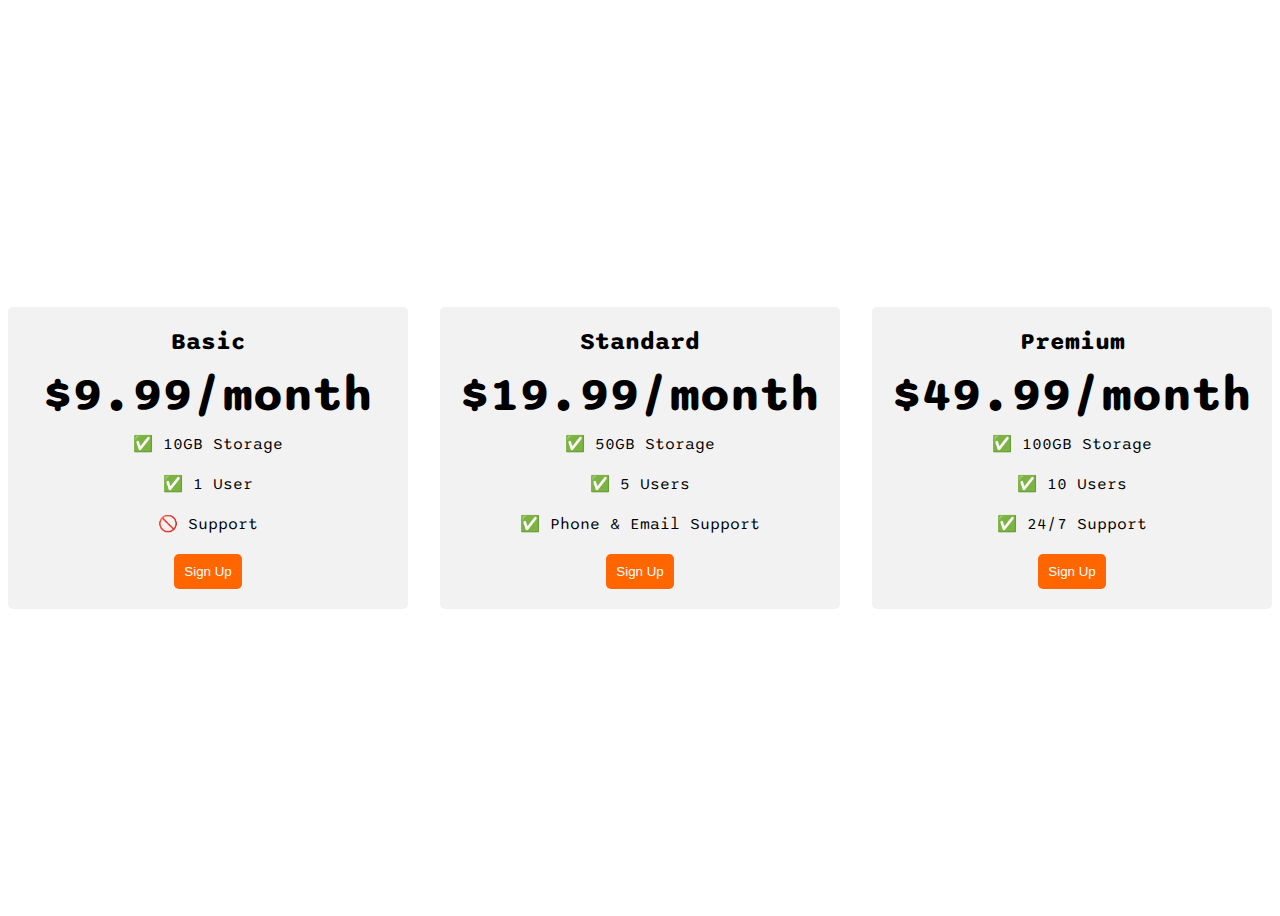
<file: public/plan_pricing.html>
<!DOCTYPE html>
<html>

<head>
    <title>Flexbox Pricing Table</title>
    <link rel="preconnect" href="https://fonts.googleapis.com">
    <link rel="preconnect" href="https://fonts.gstatic.com" crossorigin>
    <link href="https://fonts.googleapis.com/css2?family=Sono:wght@400;700&display=swap" rel="stylesheet">
    <style>
        body {
            font-family:'Sono', sans-serif;
        }

        .pricing-container {
            display: flex;
            justify-content: center;
            align-items: center;
            height: 100vh;
            gap: 2rem;
        }

        .pricing-plan {
            flex: 1;
            max-width: 400px;
            padding: 20px;
            background-color: #f2f2f2;
            border-radius: 5px;
            text-align: center;
        }

        .plan-title {
            font-size: 24px;
            font-weight: bold;
            margin-bottom: 10px;
        }

        .plan-price {
            font-size: 48px;
            font-weight: bold;
            margin-bottom: 10px;
        }

        .plan-features {
            list-style: none;
            padding: 0;
            margin: 0;
        }

        .plan-features li {
            margin-bottom: 20px;
        }

        .plan-button {
            padding: 10px;
            background-color: #ff6600;
            color: #fff;
            border-radius: 5px;
            border: none;
        }

        @media (max-width: 1250px) {
            .pricing-container {
                flex-direction: column;
                height: 100%;
            }
        }
    </style>
</head>

<body>
    <div class="pricing-container">
        
        <div class="pricing-plan">
            <div class="plan-title">Basic</div>
            <div class="plan-price">$9.99/month</div>
            <ul class="plan-features">
                <li>✅ 10GB Storage</li>
                <li>✅ 1 User</li>
                <li>🚫 Support</li>
            </ul>
            <button class="plan-button">Sign Up</a>
        </div>

        <div class="pricing-plan">
            <div class="plan-title">Standard</div>
            <div class="plan-price">$19.99/month</div>
            <ul class="plan-features">
                <li>✅ 50GB Storage</li>
                <li>✅ 5 Users</li>
                <li>✅ Phone &amp; Email Support</li>
            </ul>
            <button class="plan-button">Sign Up</a>
        </div>

        <div class="pricing-plan">
            <div class="plan-title">Premium</div>
            <div class="plan-price">$49.99/month</div>
            <ul class="plan-features">
                <li>✅ 100GB Storage</li>
                <li>✅ 10 Users</li>
                <li>✅ 24/7 Support</li>
            </ul>
            <button class="plan-button">Sign Up</a>
        </div>

    </div>
</body>

</html>
</file>
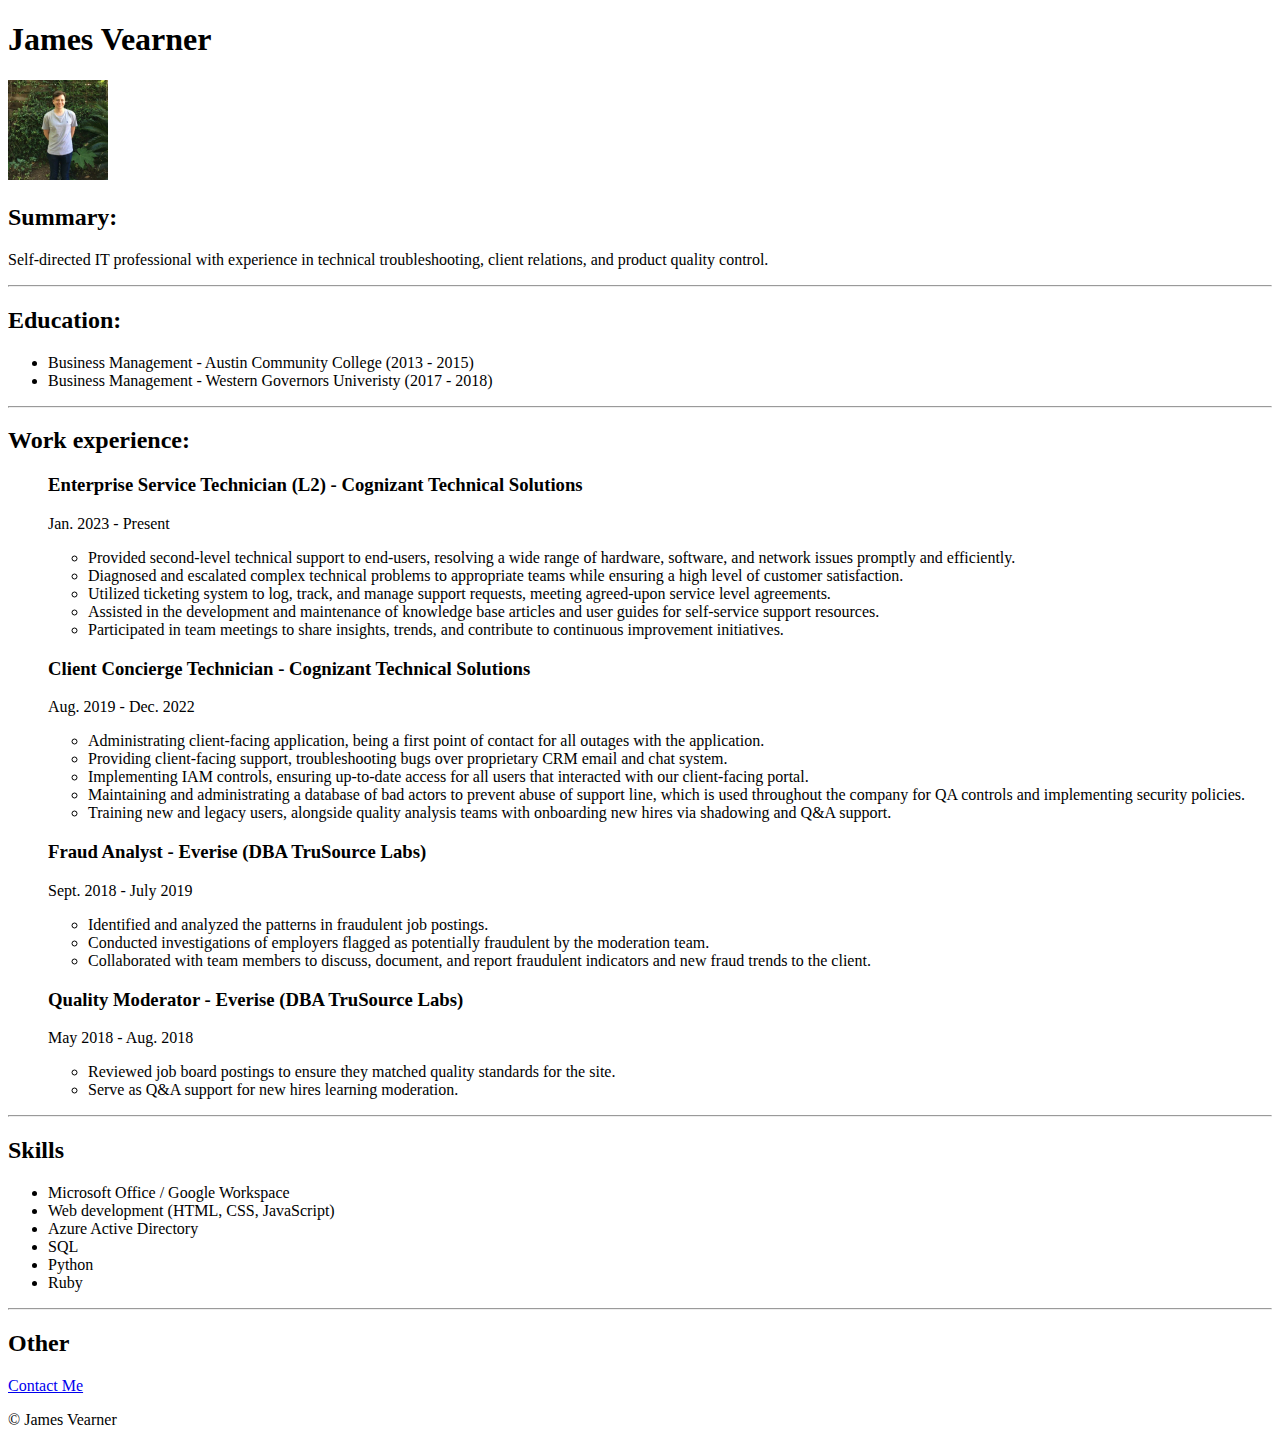
<file: public/resume.html>
<!DOCTYPE html>
<html lang="en">
    <head>
        <meta charset="UTF-8">
        <title>My Resume</title>
    </head>

    <body>
        <div class="summary">
            <h1>James Vearner</h1>
            <img src="../assets/images/resume_pic.jpg" height="100" alt="Picture of James standing">
        <h2>Summary:</h2>
        <p>Self-directed IT professional with experience in technical troubleshooting, client
            relations, and product quality control.</p>
        </div>
<hr />
        <div class="education">
        <h2>Education:</h2>
        <ul>
            <li>Business Management - Austin Community College (2013 - 2015)</li>
            <li>Business Management - Western Governors Univeristy (2017 - 2018)</li>
        </ul>
        </div>
<hr />
        <div class="experience">
        <h2>Work experience:</h2>
        <ul>
            <h3>Enterprise Service Technician (L2) - Cognizant Technical Solutions</h3>
            <p>Jan. 2023 - Present</p>
                <ul>
                    <li>Provided second-level technical support to end-users, resolving a wide range of hardware, software, and network issues promptly and efficiently.</li>
                    <li>Diagnosed and escalated complex technical problems to appropriate teams while ensuring a high level of customer satisfaction.</li>
                    <li>Utilized ticketing system to log, track, and manage support requests, meeting agreed-upon service level agreements.</li>
                    <li>Assisted in the development and maintenance of knowledge base articles and user guides for self-service support resources.</li>
                    <li>Participated in team meetings to share insights, trends, and contribute to continuous improvement initiatives.</li>
                </ul>
            <h3>Client Concierge Technician - Cognizant Technical Solutions</h3>
            <p>Aug. 2019 - Dec. 2022</p>
                <ul>
                    <li>Administrating client-facing application, being a first point of contact for all outages with the application.</li>
                    <li>Providing client-facing support, troubleshooting bugs over proprietary CRM email and chat system.</li>
                    <li>Implementing IAM controls, ensuring up-to-date access for all users that interacted with our client-facing portal.</li>
                    <li>Maintaining and administrating a database of bad actors to prevent abuse of support line, which is used throughout the company for QA controls and implementing security policies.</li>
                    <li>Training new and legacy users, alongside quality analysis teams with onboarding new hires via shadowing and Q&A support.</li>
                </ul>
            <h3>Fraud Analyst - Everise (DBA TruSource Labs)</h3>
            <p>Sept. 2018 - July 2019</p>
                <ul>
                    <li>Identified and analyzed the patterns in fraudulent job postings.</li>
                    <li>Conducted investigations of employers flagged as potentially fraudulent by the moderation team.</li>
                    <li>Collaborated with team members to discuss, document, and report fraudulent indicators and new fraud trends to the client.</li>
                </ul>
            <h3>Quality Moderator - Everise (DBA TruSource Labs)</h3>
            <p>May 2018 - Aug. 2018</p>
                <ul>
                    <li>Reviewed job board postings to ensure they matched quality standards for the site.</li>
                    <li>Serve as Q&A support for new hires learning moderation.</li>
                </ul>
        </ul>
        </div>

<hr />
        <div class="skills">
        <h2>Skills</h2>
        <ul>
            <li>Microsoft Office / Google Workspace</li>
            <li>Web development (HTML, CSS, JavaScript)</li>
            <li>Azure Active Directory</li>
            <li>SQL</li>
            <li>Python</li>
            <li>Ruby</li>
        </ul>
        </div>
<hr />
        <div class="other">
        <h2>Other</h2>
        <p><a href="./contact.html">Contact Me</a></p>
        </div>
        <footer>
            <p>© James Vearner</p>
        </footer>
    </body>
</html>
</file>
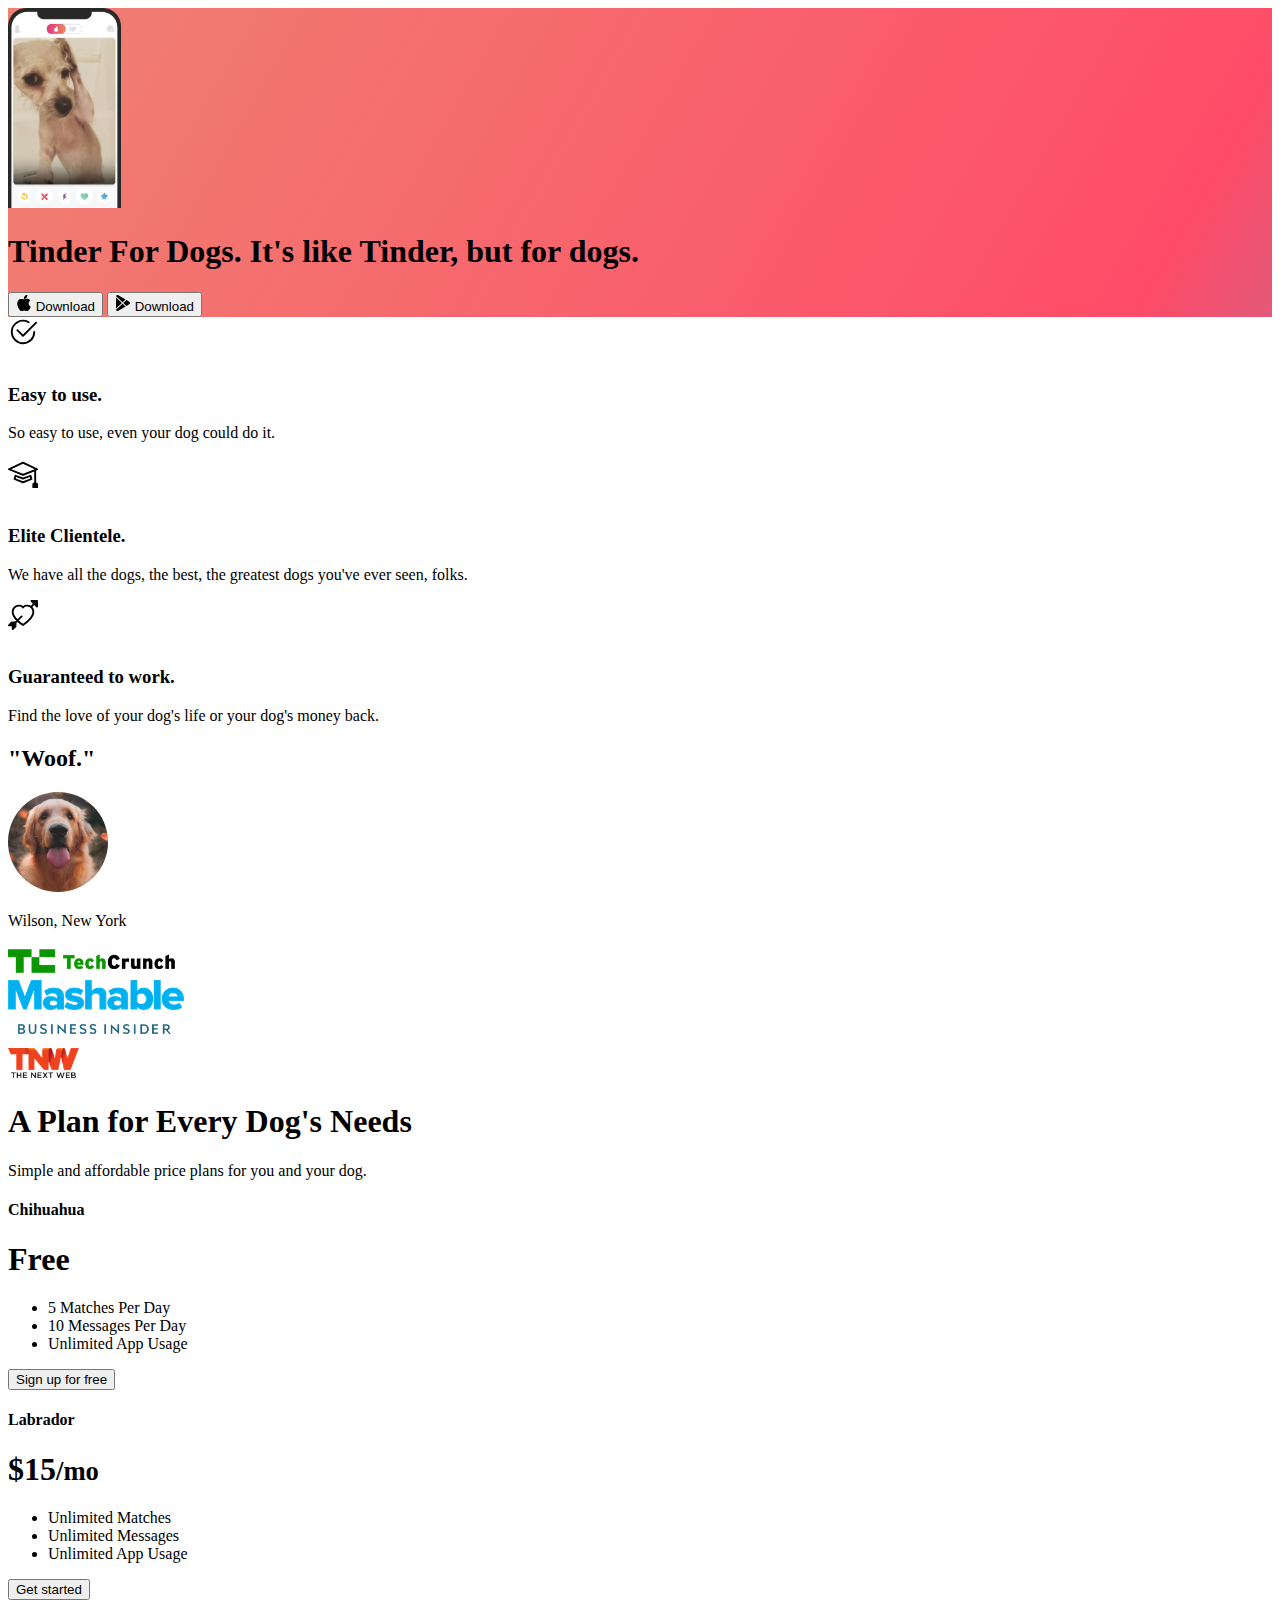
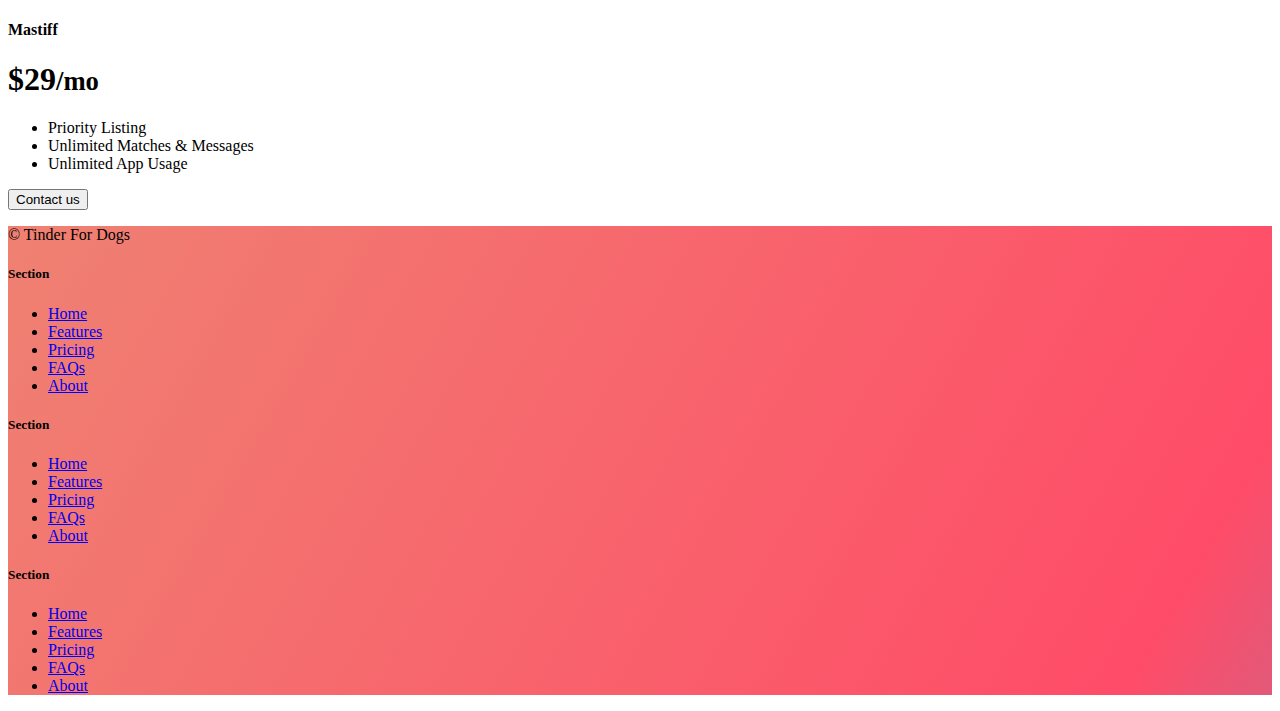
<file: public/tinder_for_dogs.html>
<!DOCTYPE html>
<html lang="en">

<head>
  <meta charset="UTF-8">
  <meta name="viewport" content="width=device-width, initial-scale=1.0">
  <title>Tinder For Dogs</title>
  <link rel="stylesheet" href="https://cdn.jsdelivr.net/npm/bootstrap@5.3.1/dist/css/bootstrap.min.css" 
    integrity="sha384-4bw+/aepP/YC94hEpVNVgiZdgIC5+VKNBQNGCHeKRQN+PtmoHDEXuppvnDJzQIu9" crossorigin="anonymous">
  <link rel="stylesheet" href="../assets/CSS/tinder_for_dogs.css">
</head>

<body>
  
  
  <section id="title" class="gradient-background">
    <div class="container col-xxl-8 px-4 pt-5">
      <div class="row flex-lg-row-reverse align-items-center g-5 pt-5">
        <div class="col-10 col-sm-8 col-lg-6">
          <img src="../assets/images/iphone.png" class="d-block mx-lg-auto img-fluid" alt="Bootstrap Themes" height="200" 
            loading="lazy">
        </div>
        <div class="col-lg-6">
          <h1 class="display-5 fw-bold text-body-emphasis lh-1 mb-3">Tinder For Dogs. It's like Tinder, but for dogs.</h1>

          <div class="d-grid gap-2 d-md-flex justify-content-md-start">
            <button type="button" class="btn btn-light btn-lg px-4 me-md-2"><svg xmlns="http://www.w3.org/2000/svg" 
              width="16" height="16" fill="currentColor" class="bi bi-apple mb-1" viewBox="0 0 16 16">
              <path 
                d="M11.182.008C11.148-.03 9.923.023 8.857 1.18c-1.066 1.156-.902 2.482-.878 2.516.024.034 1.52.087 2.475-1.258.955-1.345.762-2.391.728-2.43Zm3.314 11.733c-.048-.096-2.325-1.234-2.113-3.422.212-2.189 1.675-2.789 1.698-2.854.023-.065-.597-.79-1.254-1.157a3.692 3.692 0 0 0-1.563-.434c-.108-.003-.483-.095-1.254.116-.508.139-1.653.589-1.968.607-.316.018-1.256-.522-2.267-.665-.647-.125-1.333.131-1.824.328-.49.196-1.422.754-2.074 2.237-.652 1.482-.311 3.83-.067 4.56.244.729.625 1.924 1.273 2.796.576.984 1.34 1.667 1.659 1.899.319.232 1.219.386 1.843.067.502-.308 1.408-.485 1.766-.472.357.013 1.061.154 1.782.539.571.197 1.111.115 1.652-.105.541-.221 1.324-1.059 2.238-2.758.347-.79.505-1.217.473-1.282Z" />
              <path d="M11.182.008C11.148-.03 9.923.023 8.857 1.18c-1.066 1.156-.902 2.482-.878 2.516.024.034 1.52.087 2.475-1.258.955-1.345.762-2.391.728-2.43Zm3.314 11.733c-.048-.096-2.325-1.234-2.113-3.422.212-2.189 1.675-2.789 1.698-2.854.023-.065-.597-.79-1.254-1.157a3.692 3.692 0 0 0-1.563-.434c-.108-.003-.483-.095-1.254.116-.508.139-1.653.589-1.968.607-.316.018-1.256-.522-2.267-.665-.647-.125-1.333.131-1.824.328-.49.196-1.422.754-2.074 2.237-.652 1.482-.311 3.83-.067 4.56.244.729.625 1.924 1.273 2.796.576.984 1.34 1.667 1.659 1.899.319.232 1.219.386 1.843.067.502-.308 1.408-.485 1.766-.472.357.013 1.061.154 1.782.539.571.197 1.111.115 1.652-.105.541-.221 1.324-1.059 2.238-2.758.347-.79.505-1.217.473-1.282Z" />
            </svg> Download
          </button>
          <button type="button" class="btn btn-outline-light btn-lg px-4">
            <svg xmlns="http://www.w3.org/2000/svg" width="16" height="16" fill="currentColor" class="bi bi-google-play mb-1" viewBox="0 0 16 16">
                <path d="M14.222 9.374c1.037-.61 1.037-2.137 0-2.748L11.528 5.04 8.32 8l3.207 2.96 2.694-1.586Zm-3.595 2.116L7.583 8.68 1.03 14.73c.201 1.029 1.36 1.61 2.303 1.055l7.294-4.295ZM1 13.396V2.603L6.846 8 1 13.396ZM1.03 1.27l6.553 6.05 3.044-2.81L3.333.215C2.39-.341 1.231.24 1.03 1.27Z"/>
              </svg> Download
            </button>
          </div>
        </div>
      </div>
    </div>
  </section>

  <section id="features">
    <div class="container mt-5" id="hanging-icons">
      <div class="row g-4 py-5 row-cols-1 row-cols-lg-3">
        <div class="col d-flex align-items-start">
          <div class="icon-square text-body-emphasis bg-body-secondary d-inline-flex align-items-center justify-content-center fs-4 flex-shrink-0 me-3">
            <svg xmlns="http://www.w3.org/2000/svg" height="30" fill="currentColor" class="bi bi-check2-circle" viewBox="0 0 16 16">
              <path d="M2.5 8a5.5 5.5 0 0 1 8.25-4.764.5.5 0 0 0 .5-.866A6.5 6.5 0 1 0 14.5 8a.5.5 0 0 0-1 0 5.5 5.5 0 1 1-11 0z" />
              <path d="M15.354 3.354a.5.5 0 0 0-.708-.708L8 9.293 5.354 6.646a.5.5 0 1 0-.708.708l3 3a.5.5 0 0 0 .708 0l7-7z" />
            </svg>
          </div>
          <div>
            <h3 class="fs-2 text-body-emphasis">Easy to use.</h3>
            <p>So easy to use, even your dog could do it.</p>
          </div>
        </div>
        <div class="col d-flex align-items-start">
          <div class="icon-square text-body-emphasis bg-body-secondary d-inline-flex align-items-center justify-content-center fs-4 flex-shrink-0 me-3">
            <svg xmlns="http://www.w3.org/2000/svg" height="30" fill="currentColor" class="bi bi-mortarboard" viewBox="0 0 16 16">
              <path d="M8.211 2.047a.5.5 0 0 0-.422 0l-7.5 3.5a.5.5 0 0 0 .025.917l7.5 3a.5.5 0 0 0 .372 0L14 7.14V13a1 1 0 0 0-1 1v2h3v-2a1 1 0 0 0-1-1V6.739l.686-.275a.5.5 0 0 0 .025-.917l-7.5-3.5ZM8 8.46 1.758 5.965 8 3.052l6.242 2.913L8 8.46Z"/>
              <path d="M4.176 9.032a.5.5 0 0 0-.656.327l-.5 1.7a.5.5 0 0 0 .294.605l4.5 1.8a.5.5 0 0 0 .372 0l4.5-1.8a.5.5 0 0 0 .294-.605l-.5-1.7a.5.5 0 0 0-.656-.327L8 10.466 4.176 9.032Zm-.068 1.873.22-.748 3.496 1.311a.5.5 0 0 0 .352 0l3.496-1.311.22.748L8 12.46l-3.892-1.556Z"/>
            </svg>
          </div>
          <div>
            <h3 class="fs-2 text-body-emphasis">Elite Clientele.</h3>
            <p>We have all the dogs, the best, the greatest dogs you've ever seen, folks.</p>
          </div>
        </div>
        <div class="col d-flex align-items-start">
          <div class="icon-square text-body-emphasis bg-body-secondary d-inline-flex align-items-center justify-content-center fs-4 flex-shrink-0 me-3">
            <svg xmlns="http://www.w3.org/2000/svg" height="30" fill="currentColor" class="bi bi-arrow-through-heart" viewBox="0 0 16 16">
              <path fill-rule="evenodd" d="M2.854 15.854A.5.5 0 0 1 2 15.5V14H.5a.5.5 0 0 1-.354-.854l1.5-1.5A.5.5 0 0 1 2 11.5h1.793l.53-.53c-.771-.802-1.328-1.58-1.704-2.32-.798-1.575-.775-2.996-.213-4.092C3.426 2.565 6.18 1.809 8 3.233c1.25-.98 2.944-.928 4.212-.152L13.292 2 12.147.854A.5.5 0 0 1 12.5 0h3a.5.5 0 0 1 .5.5v3a.5.5 0 0 1-.854.354L14 2.707l-1.006 1.006c.236.248.44.531.6.845.562 1.096.585 2.517-.213 4.092-.793 1.563-2.395 3.288-5.105 5.08L8 13.912l-.276-.182a21.86 21.86 0 0 1-2.685-2.062l-.539.54V14a.5.5 0 0 1-.146.354l-1.5 1.5Zm2.893-4.894A20.419 20.419 0 0 0 8 12.71c2.456-1.666 3.827-3.207 4.489-4.512.679-1.34.607-2.42.215-3.185-.817-1.595-3.087-2.054-4.346-.761L8 4.62l-.358-.368c-1.259-1.293-3.53-.834-4.346.761-.392.766-.464 1.845.215 3.185.323.636.815 1.33 1.519 2.065l1.866-1.867a.5.5 0 1 1 .708.708L5.747 10.96Z" />
            </svg>              
          </div>
          <div>
            <h3 class="fs-2 text-body-emphasis">Guaranteed to work.</h3>
            <p>Find the love of your dog's life or your dog's money back.</p>
          </div>
        </div>
      </div>
    </div>
  </section>

  <section id="testimonial">
    <div class="my-5">
      <div class="p-5 text-center bg-body-tertiary">
        <div class="container py-5">
          <h2 class="text-body-emphasis">"Woof."</h2>
            <img class="profile-img mt-5"src="../assets/images/dog-img.jpg" alt="Pebbles the Dog">
            <p class="col-lg-8 mx-auto lead mt-2">Wilson, New York
            </p>
            <div class="container">
              <div class="row">
                <div class="col-lg-3 col-sm-12">
                  <img src="../assets/images/techcrunch.png" alt="techcrunch" height="30">
                </div>
                <div class="col-lg-3 col-sm-12">
                  <img src="../assets/images/mashable.png" alt="mashable" height="30">
                </div>
                <div class="col-lg-3 col-sm-12">
                  <img src="../assets/images/bizinsider.png" alt="bizinsider" height="30">
                </div>
                <div class="col-lg-3 col-sm-12">
                  <img src="../assets/images/tnw.png" alt="tnw" height="30">
                </div>
              </div>
            </div>
        </div>
      </div>
    </div>
  </section>

  <section id="pricing">
    <div class="container py-3">
      <header>    
        <div class="pricing-header p-3 pb-md-4 mx-auto text-center">
          <h1 class="display-4 fw-normal text-body-emphasis">A Plan for Every Dog's Needs</h1>
          <p class="fs-5 text-body-secondary">Simple and affordable price plans for you and your dog.</p>
        </div>
      </header>
    
      <main>
        <div class="row row-cols-1 row-cols-md-3 mb-3 text-center">
          <div class="col">
            <div class="card mb-4 rounded-3 shadow-sm">
              <div class="card-header py-3">
                <h4 class="my-0 fw-normal">Chihuahua</h4>
              </div>
              <div class="card-body">
                <h1 class="card-title pricing-card-title">Free<small class="text-body-secondary fw-light"></small></h1>
                <ul class="list-unstyled mt-3 mb-4">
                  <li>5 Matches Per Day</li>
                  <li>10 Messages Per Day</li>
                  <li>Unlimited App Usage</li>
                </ul>
                <button type="button" class="w-100 btn btn-lg btn-outline-dark">Sign up for free</button>
              </div>
            </div>
          </div>
          <div class="col">
            <div class="card mb-4 rounded-3 shadow-sm">
              <div class="card-header py-3">
                <h4 class="my-0 fw-normal">Labrador</h4>
              </div>
              <div class="card-body">
                <h1 class="card-title pricing-card-title">$15<small class="text-body-secondary fw-light">/mo</small></h1>
                <ul class="list-unstyled mt-3 mb-4">
                  <li>Unlimited Matches</li>
                  <li>Unlimited Messages</li>
                  <li>Unlimited App Usage</li>
                </ul>
                <button type="button" class="w-100 btn btn-lg btn-dark">Get started</button>
              </div>
            </div>
          </div>
          <div class="col">
            <div class="card mb-4 rounded-3 shadow-sm border-dark">
              <div class="card-header py-3 text-bg-dark border-dark">
                <h4 class="my-0 fw-normal">Mastiff</h4>
              </div>
              <div class="card-body">
                <h1 class="card-title pricing-card-title">$29<small class="text-body-secondary fw-light">/mo</small></h1>
                <ul class="list-unstyled mt-3 mb-4">
                  <li>Priority Listing</li>
                  <li>Unlimited Matches & Messages</li>
                  <li>Unlimited App Usage</li>
                </ul>
                <button type="button" class="w-100 btn btn-lg btn-dark">Contact us</button>
              </div>
            </div>
          </div>
        </div>
      </div>
  </section>

  <section id="footer" class="gradient-background">
    <div class="container">
      <footer class="row row-cols-1 row-cols-sm-2 row-cols-md-5 py-5 mt-5">
        <div class="col mb-3">
          <p class="text-body-secondary">© Tinder For Dogs</p>
        </div>
    
        <div class="col mb-3">
    
        </div>
    
        <div class="col mb-3">
          <h5>Section</h5>
          <ul class="nav flex-column">
            <li class="nav-item mb-2"><a href="#" class="nav-link p-0 text-body-secondary">Home</a></li>
            <li class="nav-item mb-2"><a href="#" class="nav-link p-0 text-body-secondary">Features</a></li>
            <li class="nav-item mb-2"><a href="#" class="nav-link p-0 text-body-secondary">Pricing</a></li>
            <li class="nav-item mb-2"><a href="#" class="nav-link p-0 text-body-secondary">FAQs</a></li>
            <li class="nav-item mb-2"><a href="#" class="nav-link p-0 text-body-secondary">About</a></li>
          </ul>
        </div>
    
        <div class="col mb-3">
          <h5>Section</h5>
          <ul class="nav flex-column">
            <li class="nav-item mb-2"><a href="#" class="nav-link p-0 text-body-secondary">Home</a></li>
            <li class="nav-item mb-2"><a href="#" class="nav-link p-0 text-body-secondary">Features</a></li>
            <li class="nav-item mb-2"><a href="#" class="nav-link p-0 text-body-secondary">Pricing</a></li>
            <li class="nav-item mb-2"><a href="#" class="nav-link p-0 text-body-secondary">FAQs</a></li>
            <li class="nav-item mb-2"><a href="#" class="nav-link p-0 text-body-secondary">About</a></li>
          </ul>
        </div>
    
        <div class="col mb-3">
          <h5>Section</h5>
          <ul class="nav flex-column">
            <li class="nav-item mb-2"><a href="#" class="nav-link p-0 text-body-secondary">Home</a></li>
            <li class="nav-item mb-2"><a href="#" class="nav-link p-0 text-body-secondary">Features</a></li>
            <li class="nav-item mb-2"><a href="#" class="nav-link p-0 text-body-secondary">Pricing</a></li>
            <li class="nav-item mb-2"><a href="#" class="nav-link p-0 text-body-secondary">FAQs</a></li>
            <li class="nav-item mb-2"><a href="#" class="nav-link p-0 text-body-secondary">About</a></li>
          </ul>
        </div>
      </footer>
    </div>
  </section>
</body>

</html>
</file>
<file: assets/CSS/styles.css>
.gradient-background {
  background: linear-gradient(300deg, black, rgb(89, 89, 89), black);
  background-size: 180% 180%;
  animation: gradient-animation 18s ease infinite;
}

@keyframes gradient-animation {
  0% {
    background-position: 0% 50%;
  }
  50% {
    background-position: 100% 50%;
  }
  100% {
    background-position: 0% 50%;
  }
}

#title {
  height: 100vh;
}
</file>
<file: assets/CSS/agency_project.css>
body {
    font-family: "Poppins", sans-serif;
    margin: 50px 50px 0 50px;
    background-color: #faf9f6;
    display: flex;
    flex-direction: column;
    min-height: 95vh;
}

.main {
    flex: 1;
}

h1 {
    font-size: 5rem;
}

footer {
    text-align: right;
    color: midnightblue;
}

.title-image {
    height: 200px;
    float: left;
    margin-right: 50px;
}

.card {
    width: 45%
}

.right {
    float: right;
}

.left {
    float: left;
}

.creative {
    color: midnightblue;
}

@media (max-width: 680px) {
    .logo {
        width: 100px;
    }

    h1 {
        font-size: 3.5rem;
        text-align: center;
    }

    .card {
        width: 100%;
        display: block;
        margin-bottom: 30px;
        text-align: justify;
    }

    .card img {
        margin-bottom: 10px;
        width: 100%;
        display: inline;
        object-fit: cover;
    }
}
</file>
<file: assets/CSS/learn_colors.css>
#red{
    color: red;
}

#blue{
    color: blue;
}

#orange{
    color: orange;
}

#green{
    color: green;
}

#yellow{
    color: yellow;
}

.color-title{
    font-weight: normal;
}

img {
    height: 200px;
    width: 200px;
}
</file>
<file: assets/CSS/tinder_for_dogs.css>
.gradient-background {
    background: linear-gradient(300deg, #00bfff, #ff4c68, #ef8172);
    background-size: 180% 180%;
    animation: gradient-animation 18s ease infinite;
  }
  
  @keyframes gradient-animation {
    0% {
      background-position: 0% 50%;
    }
    50% {
      background-position: 100% 50%;
    }
    100% {
      background-position: 0% 50%;
    }
  }
  
  .icon-square {
    width: 3rem;
    height: 3rem;
    border-radius: 0.75rem;
  }
  
  .profile-img {
    height: 100px;
    border-radius: 50%;
  }
</file>
